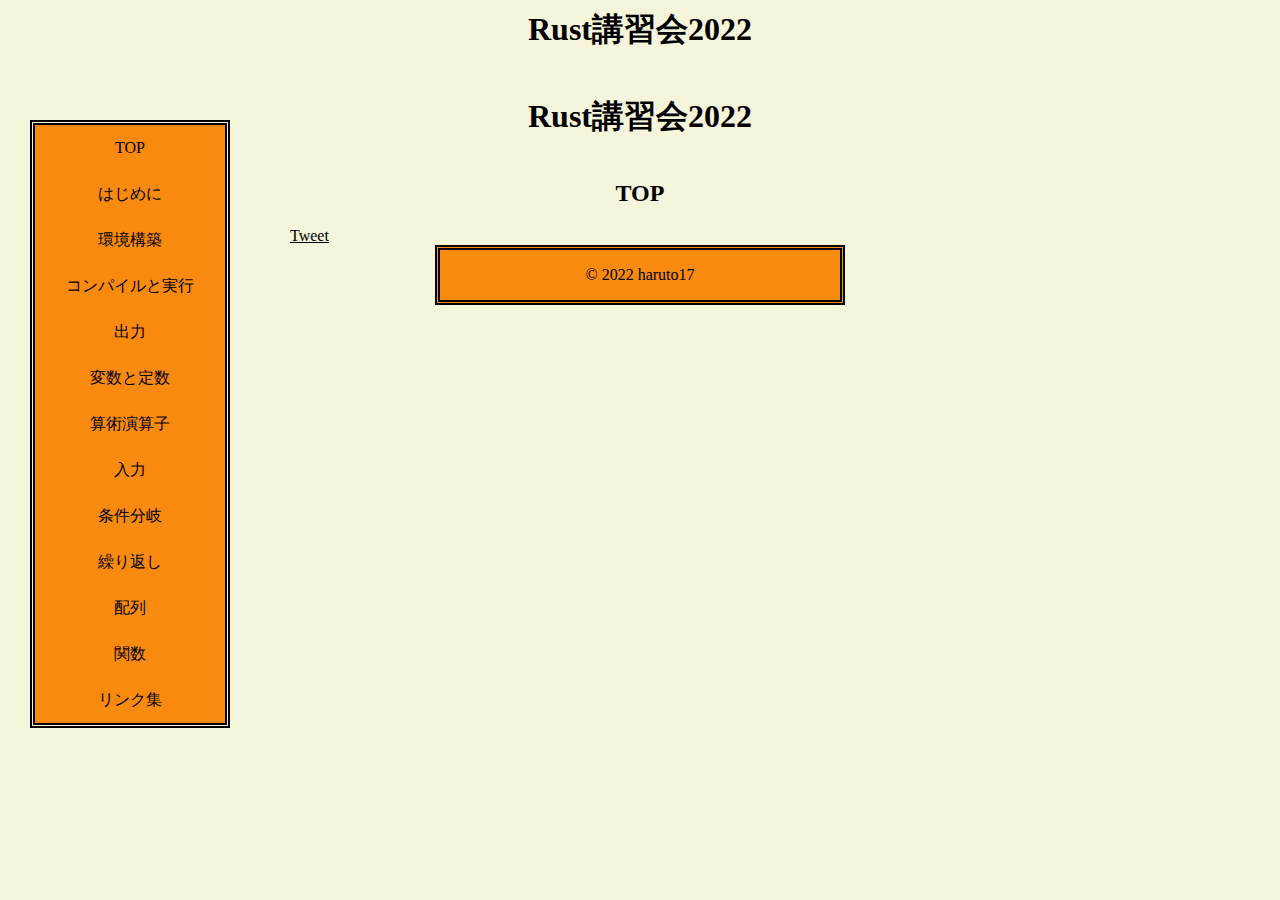
<file: docs/index.html>
<!-- index -->

<html lang="ja">
    <head>
        <meta charset="UTF-8">
        <link rel="stylesheet" href="style.css">
        <title>Rust講習会2022 -TOP-</title>
    </head>
    <body>
        <h1 align="center">Rust講習会2022</h1>
        <nav>
            <div class="nav-container">
                <div class="nav-button">
                    <div class="nav">
                        <ul class="nav-list">
                            <li>
                                <a href="../index.html" style="text-decoration: none;">TOP</a>
                            </li>
                            <li>
                                <a href="../Page_1/page_1.html">はじめに</a>
                            </li>
                            <li>
                                <a href="../Page_2/page_2.html">環境構築</a>
                            </li>
                            <li>
                                <a href="../Page_3/page_3.html">コンパイルと実行</a>
                            </li>
                            <li>
                                <a href="../Page_4/page_4.html">出力</a>
                            </li>
                            <li>
                                <a href="../Page_5/page_5.html">変数と定数</a>
                            </li>
                            <li>
                                <a href="../Page_6/page_6.html">算術演算子</a>
                            </li>
                            <li>
                                <a href="../Page_7/page_7.html">入力</a>
                            </li>
                            <li>
                                <a href="../Page_8/page_8.html">条件分岐</a>
                            </li>
                            <li>
                                <a href="../Page_9/page_9.html">繰り返し</a>
                            </li>
                            <li>
                                <a href="../Page_10/page_10.html">配列</a>
                            </li>
                            <li>
                                <a href="../Page_11/page_11.html">関数</a>
                            </li>
                            <li>
                                <a href="../Page_12/page_12.html">リンク集</a>
                            </li>
                        </ul>
                    </div>
                </div>
            </div>
        </nav>
        <div class="container">
            <h1 align="center">Rust講習会2022</h1>
            <h2 align="center">TOP</h2>
            <main>
                <a href="https://twitter.com/share?ref_src=twsrc%5Etfw" class="twitter-share-button" data-show-count="false">Tweet</a>
                <script async src="https://platform.twitter.com/widgets.js" charset="utf-8"></script>
            </main>
        </div>
        <footer>
            <div class="footer">
                <p>© 2022 haruto17</p>
            </div>
        </footer>
    </body>
</html>
</file>
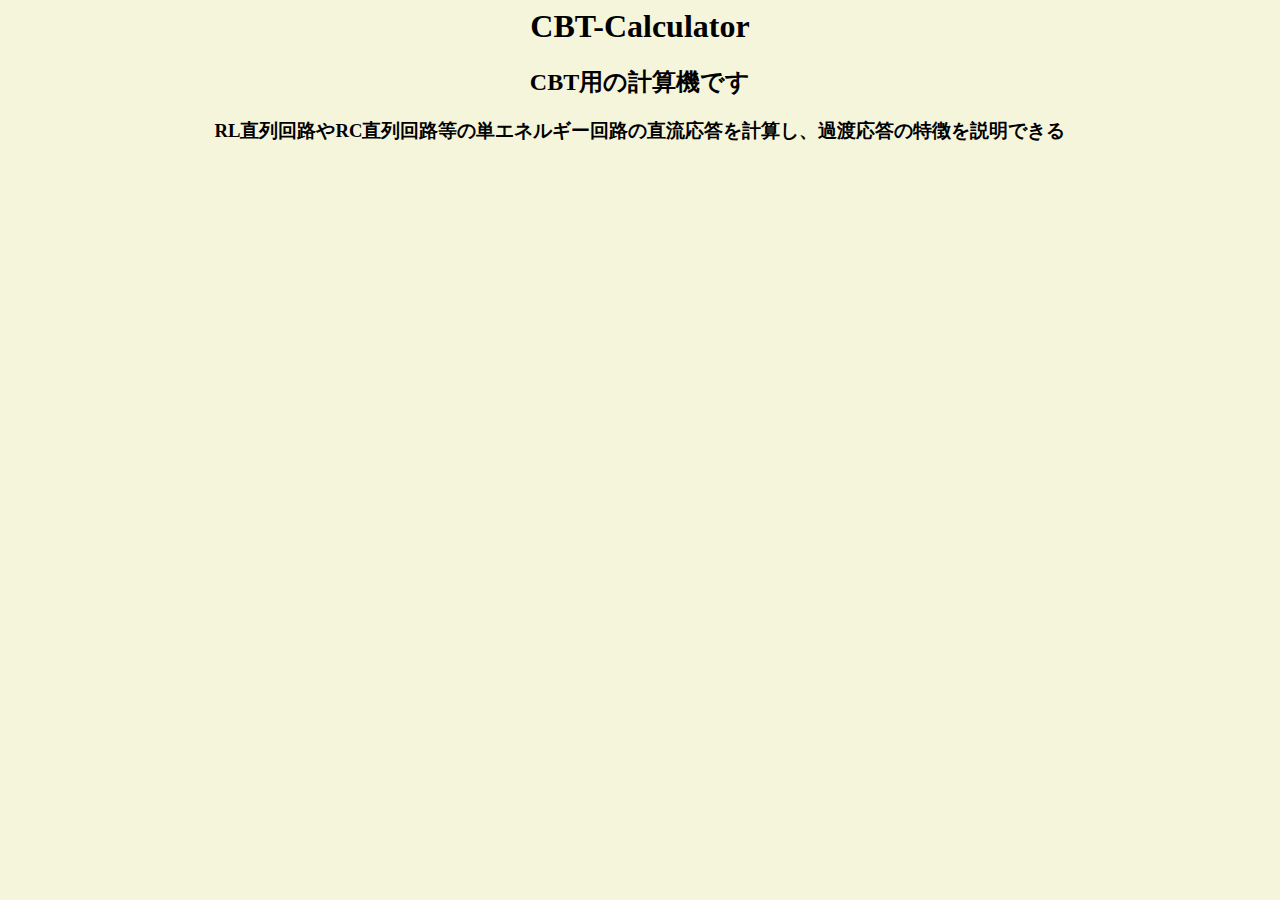
<file: docs/home.html>
<html>
    <head>
        <meta charset="UTF-8">
        <link rel="stylesheet" href="style.css">
        <title>CBT-Calculator</title>
    </head>

    <body>
        <h1 align="center">CBT-Calculator</h1>
        <h2 align="center">CBT用の計算機です</h2>

        <h3 align="center">
            <a href="Page_1/page_1.html" style="text-decoration: none;" align="center">RL直列回路やRC直列回路等の単エネルギー回路の直流応答を計算し、過渡応答の特徴を説明できる</a>
        </h3>
        
    </body>
</html>
</file>
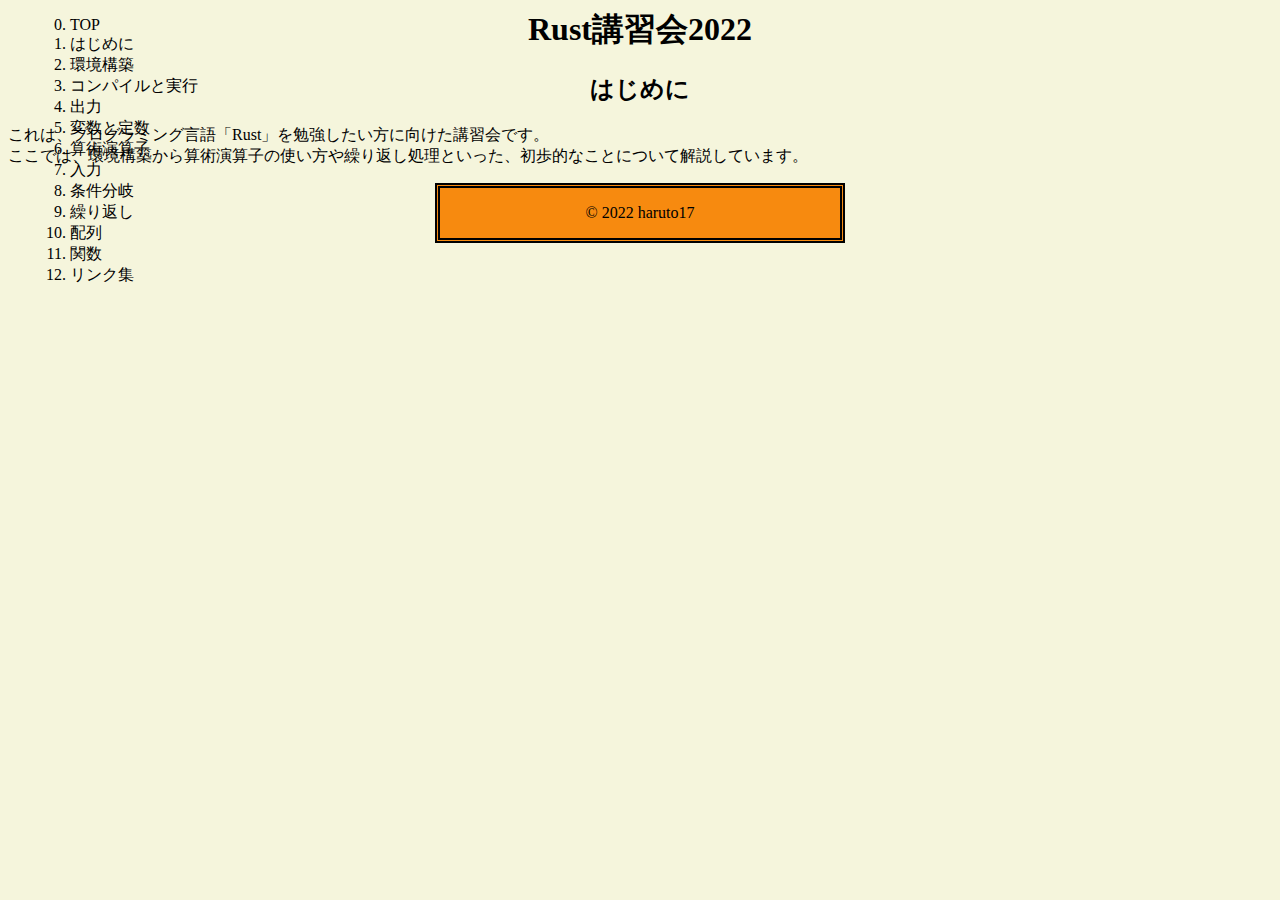
<file: docs/Page_1/page_1.html>
<!-- はじめに -->

<html lang="ja">
    <head>
        <meta http-equiv="CONTENT-TYPE" content="text/html"; charset="UTF-8" />
        <link rel="stylesheet" href="../style.css">
        <title>Rust講習会2022 -はじめに-</title>
    </head>

    <body>

        <nav>
            <div class="nav-container">
                <ol start="0">
                    <li>
                        <a href="../index.html" style="text-decoration: none;">TOP</a>
                    </li>
                    <li>
                        <a href="../Page_1/page_1.html" style="text-decoration: none;" >はじめに</a>
                    </li>
                    <li>
                        <a href="../Page_2/page_2.html" style="text-decoration: none;">環境構築</a>
                    </li>
                    <li>
                        <a href="../Page_3/page_3.html" style="text-decoration: none;" >コンパイルと実行</a>
                    </li>
                    <li>
                        <a href="../Page_4/page_4.html" style="text-decoration: none;" >出力</a>
                    </li>
                    <li>
                        <a href="../Page_5/page_5.html" style="text-decoration: none;" >変数と定数</a>
                    </li>
                    <li>
                        <a href="../Page_6/page_6.html" style="text-decoration: none;" >算術演算子</a>
                    </li>
                    <li>
                        <a href="../Page_7/page_7.html" style="text-decoration: none;" >入力</a>
                    </li>
                    <li>
                        <a href="../Page_8/page_8.html" style="text-decoration: none;" >条件分岐</a>
                    </li>
                    <li>
                        <a href="../Page_9/page_9.html" style="text-decoration: none;" >繰り返し</a>
                    </li>
                    <li>
                        <a href="../Page_10/page_10.html" style="text-decoration: none;" >配列</a>
                    </li>
                    <li>
                        <a href="../Page_11/page_11.html" style="text-decoration: none;" >関数</a>
                    </li>
                    <li>
                        <a href="../Page_12/page_12.html" style="text-decoration: none;" >リンク集</a>
                    </li>
                </ol>
            </div>
        </nav>

        <h1 align="center">Rust講習会2022</h1>
        <h2 align="center">はじめに</h2>
        <p>これは、プログラミング言語「Rust」を勉強したい方に向けた講習会です。
            <br>ここでは、環境構築から算術演算子の使い方や繰り返し処理といった、初歩的なことについて解説しています。
        </p>
        
        <footer>
            <div class="footer">
                <p>© 2022 haruto17</p>
            </div>
        </footer>
    </body>
</html>
</file>
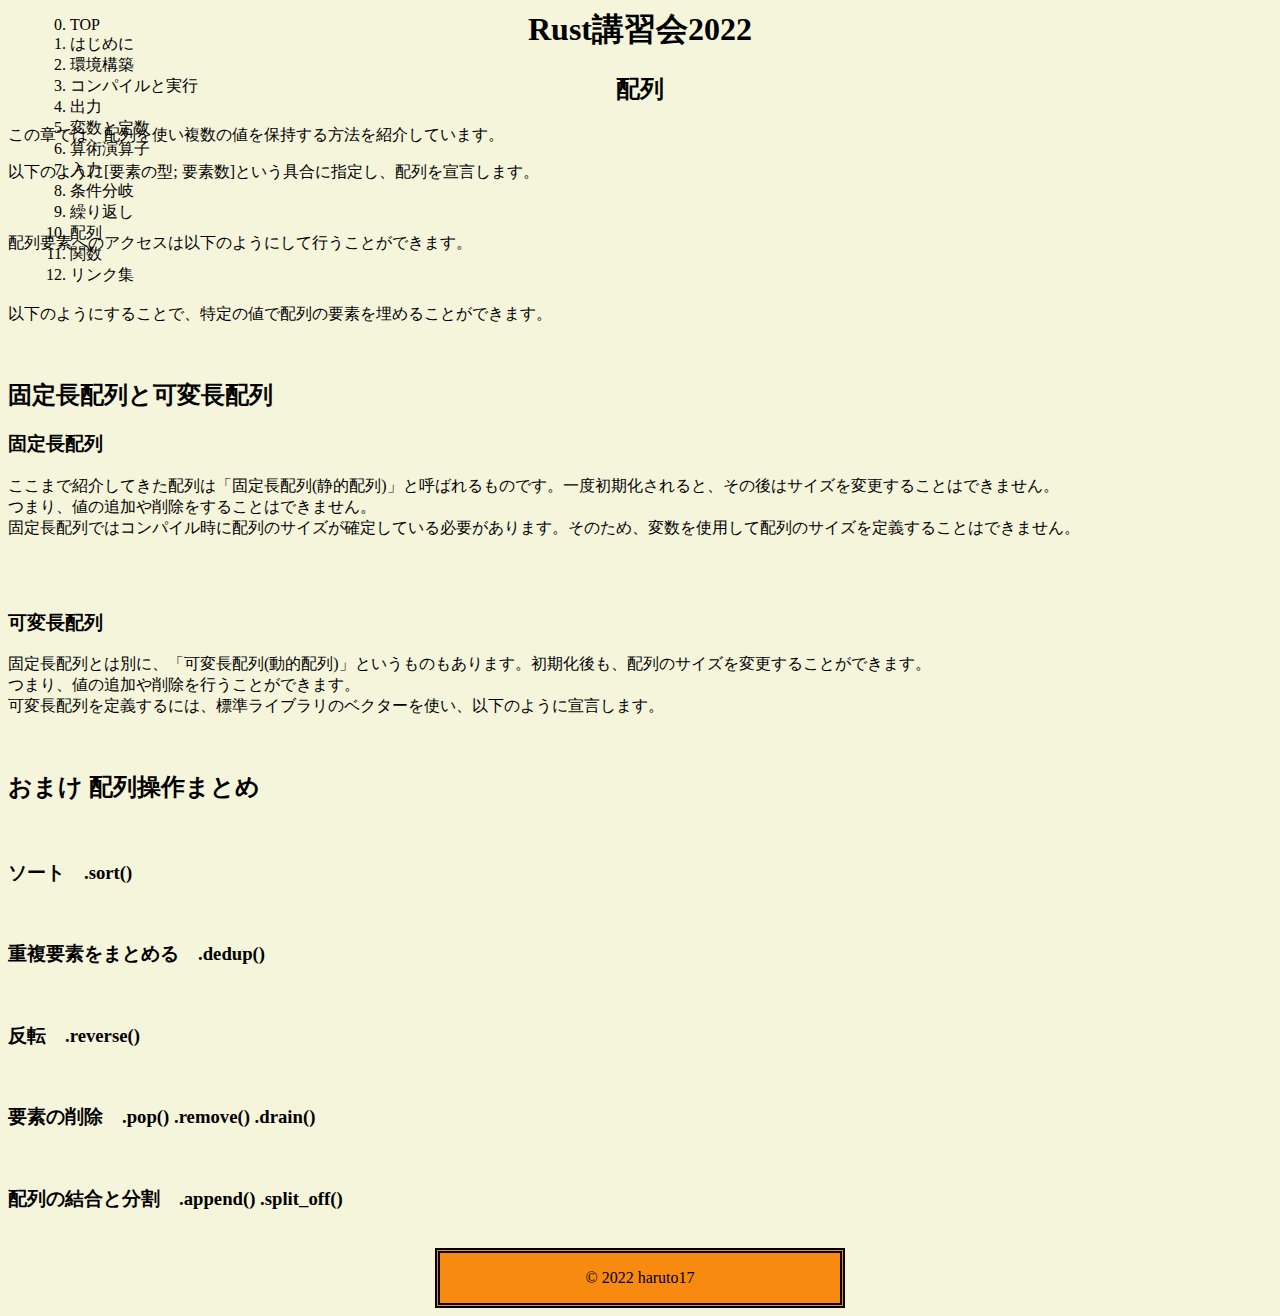
<file: docs/Page_10/page_10.html>
<!-- 配列 -->

<html lang="ja">
    <head>
        <meta http-equiv="CONTENT-TYPE" content="text/html"; charset="UTF-8" />
        <link rel="stylesheet" href="../style.css">
        <title>Rust講習会2022 -配列-</title>
    </head>

    <body>

        <nav>
            <div class="nav-container">
                <ol start="0">
                    <li>
                        <a href="../index.html" style="text-decoration: none;">TOP</a>
                    </li>
                    <li>
                        <a href="../Page_1/page_1.html" style="text-decoration: none;" >はじめに</a>
                    </li>
                    <li>
                        <a href="../Page_2/page_2.html" style="text-decoration: none;">環境構築</a>
                    </li>
                    <li>
                        <a href="../Page_3/page_3.html" style="text-decoration: none;" >コンパイルと実行</a>
                    </li>
                    <li>
                        <a href="../Page_4/page_4.html" style="text-decoration: none;" >出力</a>
                    </li>
                    <li>
                        <a href="../Page_5/page_5.html" style="text-decoration: none;" >変数と定数</a>
                    </li>
                    <li>
                        <a href="../Page_6/page_6.html" style="text-decoration: none;" >算術演算子</a>
                    </li>
                    <li>
                        <a href="../Page_7/page_7.html" style="text-decoration: none;" >入力</a>
                    </li>
                    <li>
                        <a href="../Page_8/page_8.html" style="text-decoration: none;" >条件分岐</a>
                    </li>
                    <li>
                        <a href="../Page_9/page_9.html" style="text-decoration: none;" >繰り返し</a>
                    </li>
                    <li>
                        <a href="../Page_10/page_10.html" style="text-decoration: none;" >配列</a>
                    </li>
                    <li>
                        <a href="../Page_11/page_11.html" style="text-decoration: none;" >関数</a>
                    </li>
                    <li>
                        <a href="../Page_12/page_12.html" style="text-decoration: none;" >リンク集</a>
                    </li>
                </ol>
            </div>
        </nav>

        <h1 align="center">Rust講習会2022</h1>
        <h2 align="center">配列</h2>
        <p>この章では、配列を使い複数の値を保持する方法を紹介しています。</p>

        <p>以下のように[要素の型; 要素数]という具合に指定し、配列を宣言します。</p>
        <script src="https://gist.github.com/haruto17/34372188519518a8a85d63aba2c0c278.js"></script><br>

        <p>配列要素へのアクセスは以下のようにして行うことができます。</p>
        <script src="https://gist.github.com/haruto17/d3a77bda60083623ce8bf20fda57ceb6.js"></script><br>

        <p>以下のようにすることで、特定の値で配列の要素を埋めることができます。</p>
        <script src="https://gist.github.com/haruto17/0bb50cc2f28523166848c3d6745fd6d8.js"></script><br>

        <h2>固定長配列と可変長配列</h2>
        <h3>固定長配列</h3>
        <p>ここまで紹介してきた配列は「固定長配列(静的配列)」と呼ばれるものです。一度初期化されると、その後はサイズを変更することはできません。
            <br>つまり、値の追加や削除をすることはできません。
            <br>固定長配列ではコンパイル時に配列のサイズが確定している必要があります。そのため、変数を使用して配列のサイズを定義することはできません。
        </p><br>
        <script src="https://gist.github.com/haruto17/cd8e97b68b4fdf02a5079ded5da72773.js"></script><br>

        <h3>可変長配列</h3>
        <p>固定長配列とは別に、「可変長配列(動的配列)」というものもあります。初期化後も、配列のサイズを変更することができます。
            <br>つまり、値の追加や削除を行うことができます。
            <br>可変長配列を定義するには、標準ライブラリのベクターを使い、以下のように宣言します。
        </p>
        <script src="https://gist.github.com/haruto17/ff3ad370542285d8e32cfe2f15b91574.js"></script><br>

        <h2>おまけ 配列操作まとめ</h2><br>
        <h3>ソート　.sort()</h3>
        <script src="https://gist.github.com/haruto17/42ae630fc145b481e7f11366663c9676.js"></script><br>

        <h3>重複要素をまとめる　.dedup()</h3>
        <script src="https://gist.github.com/haruto17/7350bceba06d2d4c5a0d5bc2dfe48161.js"></script><br>

        <h3>反転　.reverse()</h3>
        <script src="https://gist.github.com/haruto17/7673363570322413a9c93de5fe63860e.js"></script><br>

        <h3>要素の削除　.pop() .remove() .drain()</h3>
        <script src="https://gist.github.com/haruto17/147dc5ff7a9f6e871caa05696f5a1012.js"></script><br>

        <h3>配列の結合と分割　.append() .split_off()</h3>
        <script src="https://gist.github.com/haruto17/31850d9860324aaf4fe2e9a9bbf2ad00.js"></script><br>

        <footer>
            <div class="footer">
                <p>© 2022 haruto17</p>
            </div>
        </footer>
    </body>
</html>
</file>
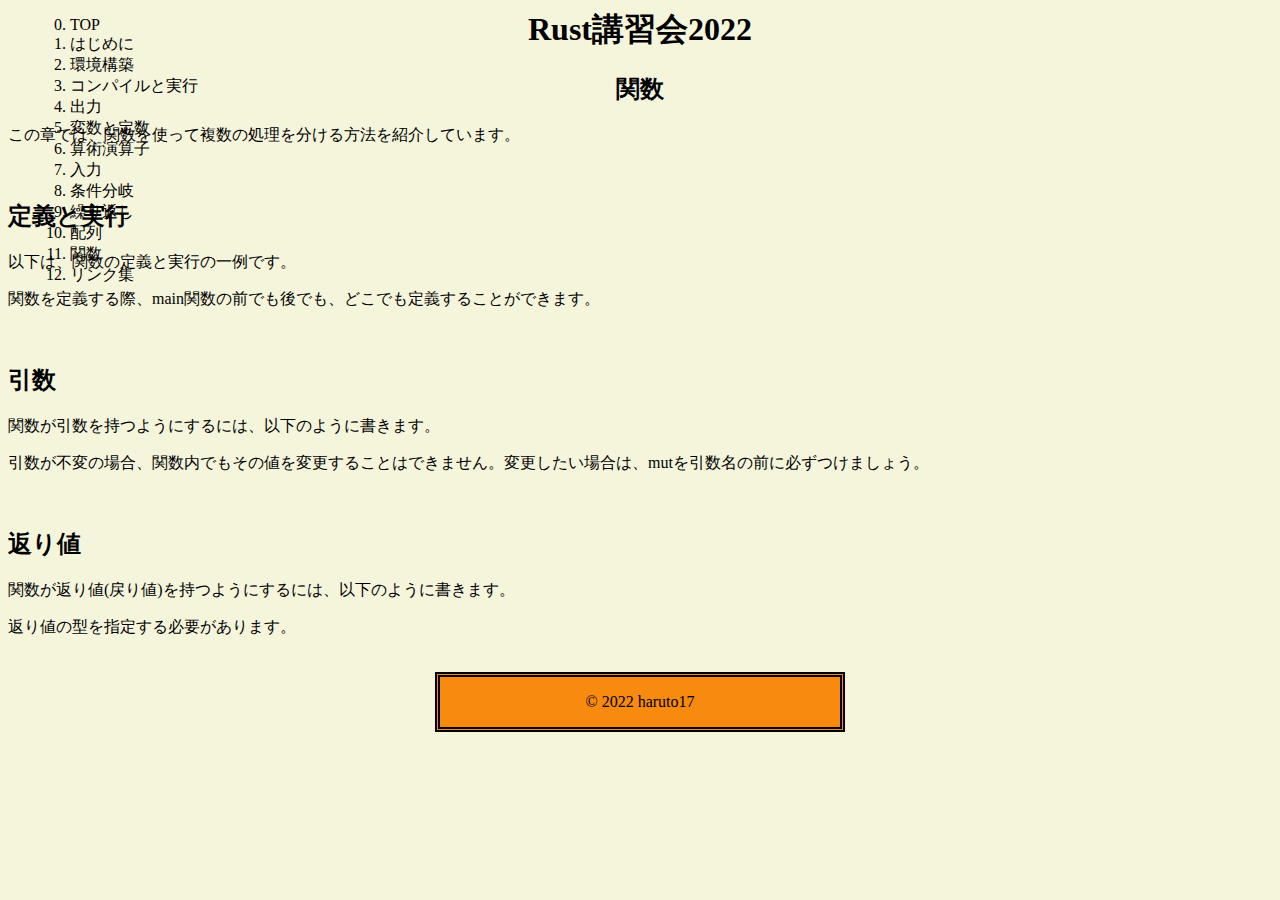
<file: docs/Page_11/page_11.html>
<!-- 関数 -->

<html lang="ja">
    <head>
        <meta http-equiv="CONTENT-TYPE" content="text/html"; charset="UTF-8" />
        <link rel="stylesheet" href="../style.css">
        <title>Rust講習会2022 -関数-</title>
    </head>

    <body>

        <nav>
            <div class="nav-container">
                <ol start="0">
                    <li>
                        <a href="../index.html" style="text-decoration: none;">TOP</a>
                    </li>
                    <li>
                        <a href="../Page_1/page_1.html" style="text-decoration: none;" >はじめに</a>
                    </li>
                    <li>
                        <a href="../Page_2/page_2.html" style="text-decoration: none;">環境構築</a>
                    </li>
                    <li>
                        <a href="../Page_3/page_3.html" style="text-decoration: none;" >コンパイルと実行</a>
                    </li>
                    <li>
                        <a href="../Page_4/page_4.html" style="text-decoration: none;" >出力</a>
                    </li>
                    <li>
                        <a href="../Page_5/page_5.html" style="text-decoration: none;" >変数と定数</a>
                    </li>
                    <li>
                        <a href="../Page_6/page_6.html" style="text-decoration: none;" >算術演算子</a>
                    </li>
                    <li>
                        <a href="../Page_7/page_7.html" style="text-decoration: none;" >入力</a>
                    </li>
                    <li>
                        <a href="../Page_8/page_8.html" style="text-decoration: none;" >条件分岐</a>
                    </li>
                    <li>
                        <a href="../Page_9/page_9.html" style="text-decoration: none;" >繰り返し</a>
                    </li>
                    <li>
                        <a href="../Page_10/page_10.html" style="text-decoration: none;" >配列</a>
                    </li>
                    <li>
                        <a href="../Page_11/page_11.html" style="text-decoration: none;" >関数</a>
                    </li>
                    <li>
                        <a href="../Page_12/page_12.html" style="text-decoration: none;" >リンク集</a>
                    </li>
                </ol>
            </div>
        </nav>

        <h1 align="center">Rust講習会2022</h1>
        <h2 align="center">関数</h2>
        <p>この章では、関数を使って複数の処理を分ける方法を紹介しています。</p><br>

        <h2>定義と実行</h2>
        <p>以下は、関数の定義と実行の一例です。</p>
        <script src="https://gist.github.com/haruto17/fbbb0b0d6aad0f5fe31f82589e42c68b.js"></script>
        <p>関数を定義する際、main関数の前でも後でも、どこでも定義することができます。</p><br>

        <h2>引数</h2>
        <p>関数が引数を持つようにするには、以下のように書きます。</p>
        <script src="https://gist.github.com/haruto17/1c4a2a4799333c39f299182f598300cb.js"></script>
        <p>引数が不変の場合、関数内でもその値を変更することはできません。変更したい場合は、mutを引数名の前に必ずつけましょう。
        </p><br>

        <h2>返り値</h2>
        <p>関数が返り値(戻り値)を持つようにするには、以下のように書きます。</p>
        <script src="https://gist.github.com/haruto17/879725cd09e202aba8987f8bf1681e1f.js"></script>
        <p>返り値の型を指定する必要があります。</p><br>
        
        <footer>
            <div class="footer">
                <p>© 2022 haruto17</p>
            </div>
        </footer>
    </body>
</html>
</file>
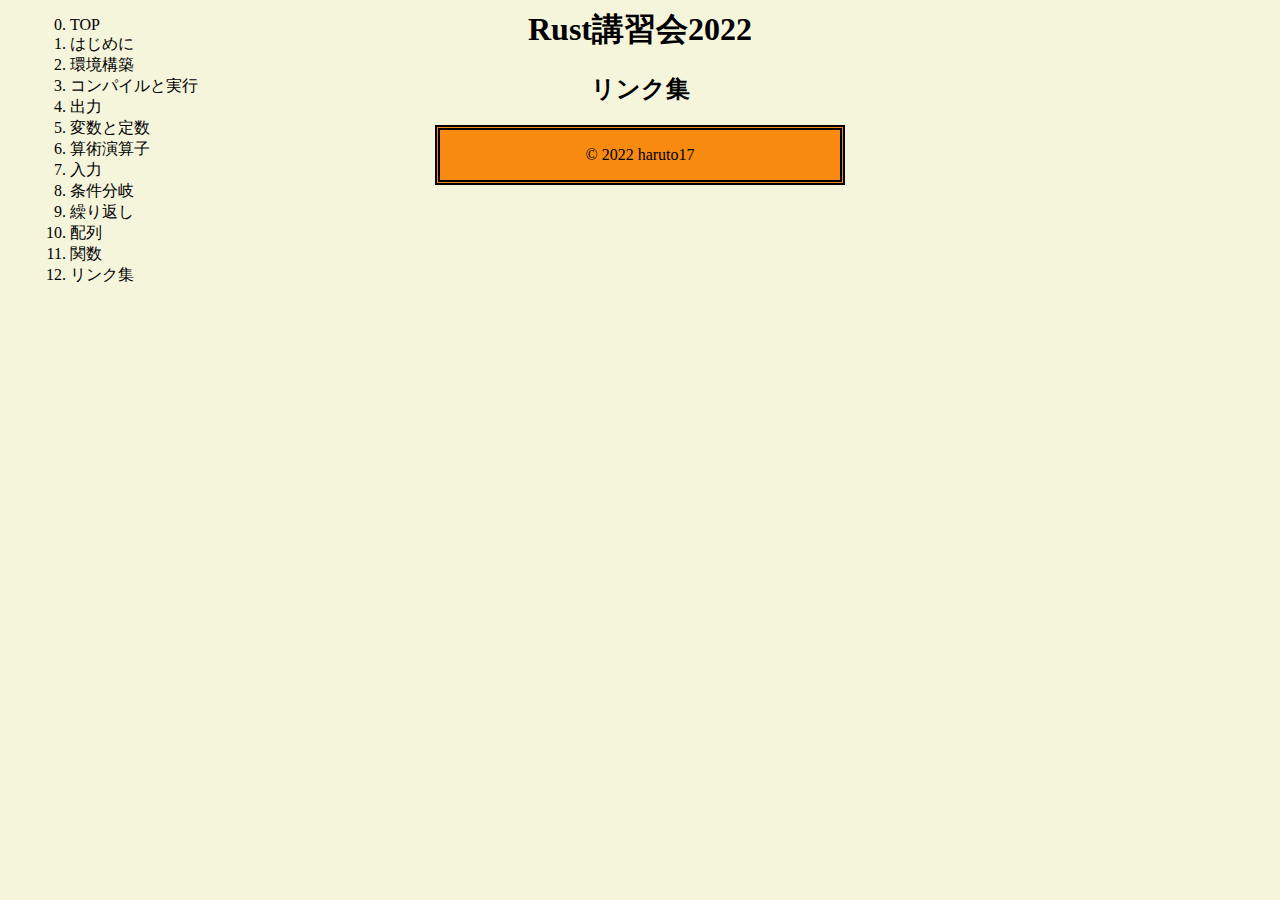
<file: docs/Page_12/page_12.html>
<!-- リンク集 -->

<html lang="ja">
    <head>
        <meta http-equiv="CONTENT-TYPE" content="text/html"; charset="UTF-8" />
        <link rel="stylesheet" href="../style.css">
        <title>Rust講習会2022 -リンク集-</title>
    </head>

    <body>

        <nav>
            <div class="nav-container">
                <ol start="0">
                    <li>
                        <a href="../index.html" style="text-decoration: none;">TOP</a>
                    </li>
                    <li>
                        <a href="../Page_1/page_1.html" style="text-decoration: none;" >はじめに</a>
                    </li>
                    <li>
                        <a href="../Page_2/page_2.html" style="text-decoration: none;">環境構築</a>
                    </li>
                    <li>
                        <a href="../Page_3/page_3.html" style="text-decoration: none;" >コンパイルと実行</a>
                    </li>
                    <li>
                        <a href="../Page_4/page_4.html" style="text-decoration: none;" >出力</a>
                    </li>
                    <li>
                        <a href="../Page_5/page_5.html" style="text-decoration: none;" >変数と定数</a>
                    </li>
                    <li>
                        <a href="../Page_6/page_6.html" style="text-decoration: none;" >算術演算子</a>
                    </li>
                    <li>
                        <a href="../Page_7/page_7.html" style="text-decoration: none;" >入力</a>
                    </li>
                    <li>
                        <a href="../Page_8/page_8.html" style="text-decoration: none;" >条件分岐</a>
                    </li>
                    <li>
                        <a href="../Page_9/page_9.html" style="text-decoration: none;" >繰り返し</a>
                    </li>
                    <li>
                        <a href="../Page_10/page_10.html" style="text-decoration: none;" >配列</a>
                    </li>
                    <li>
                        <a href="../Page_11/page_11.html" style="text-decoration: none;" >関数</a>
                    </li>
                    <li>
                        <a href="../Page_12/page_12.html" style="text-decoration: none;" >リンク集</a>
                    </li>
                </ol>
            </div>
        </nav>

        <h1 align="center">Rust講習会2022</h1>
        <h2 align="center">リンク集</h2>

        <footer>
            <div class="footer">
                <p>© 2022 haruto17</p>
            </div>
        </footer>
    </body>
</html>
</file>
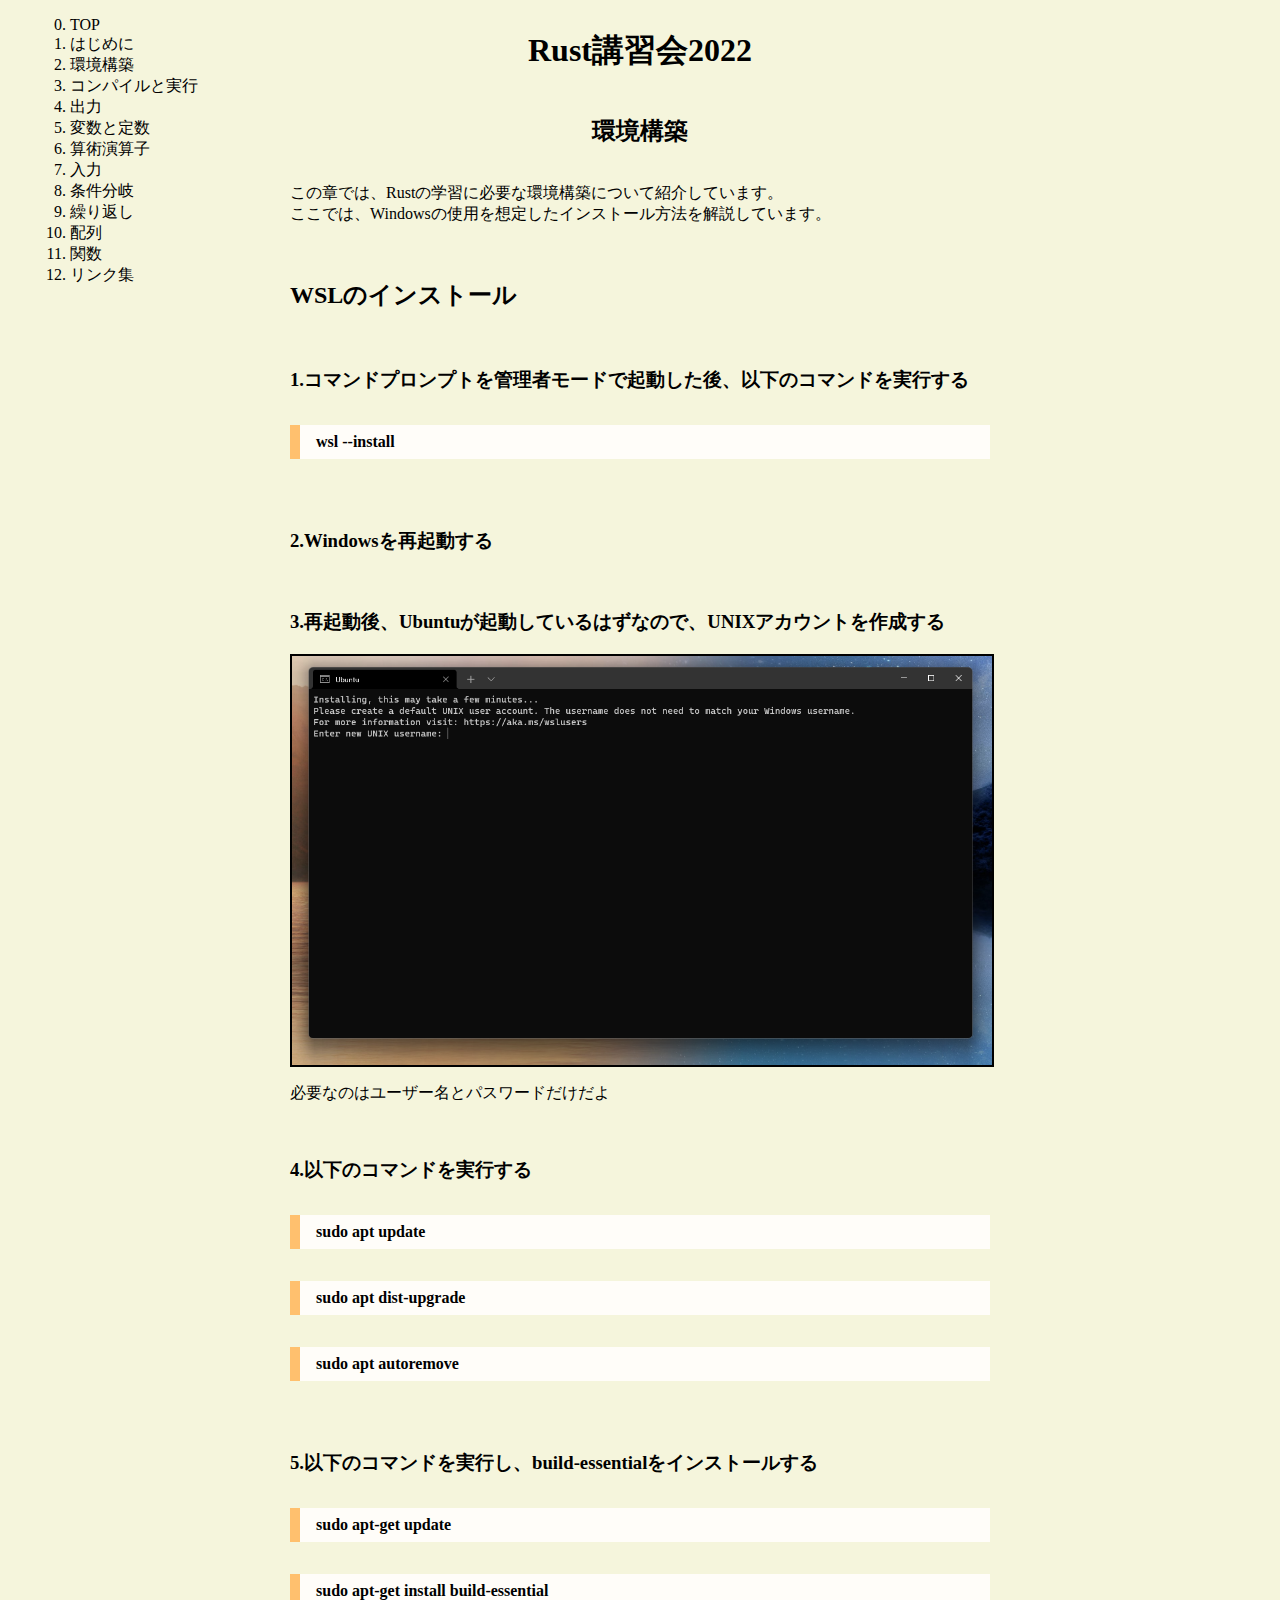
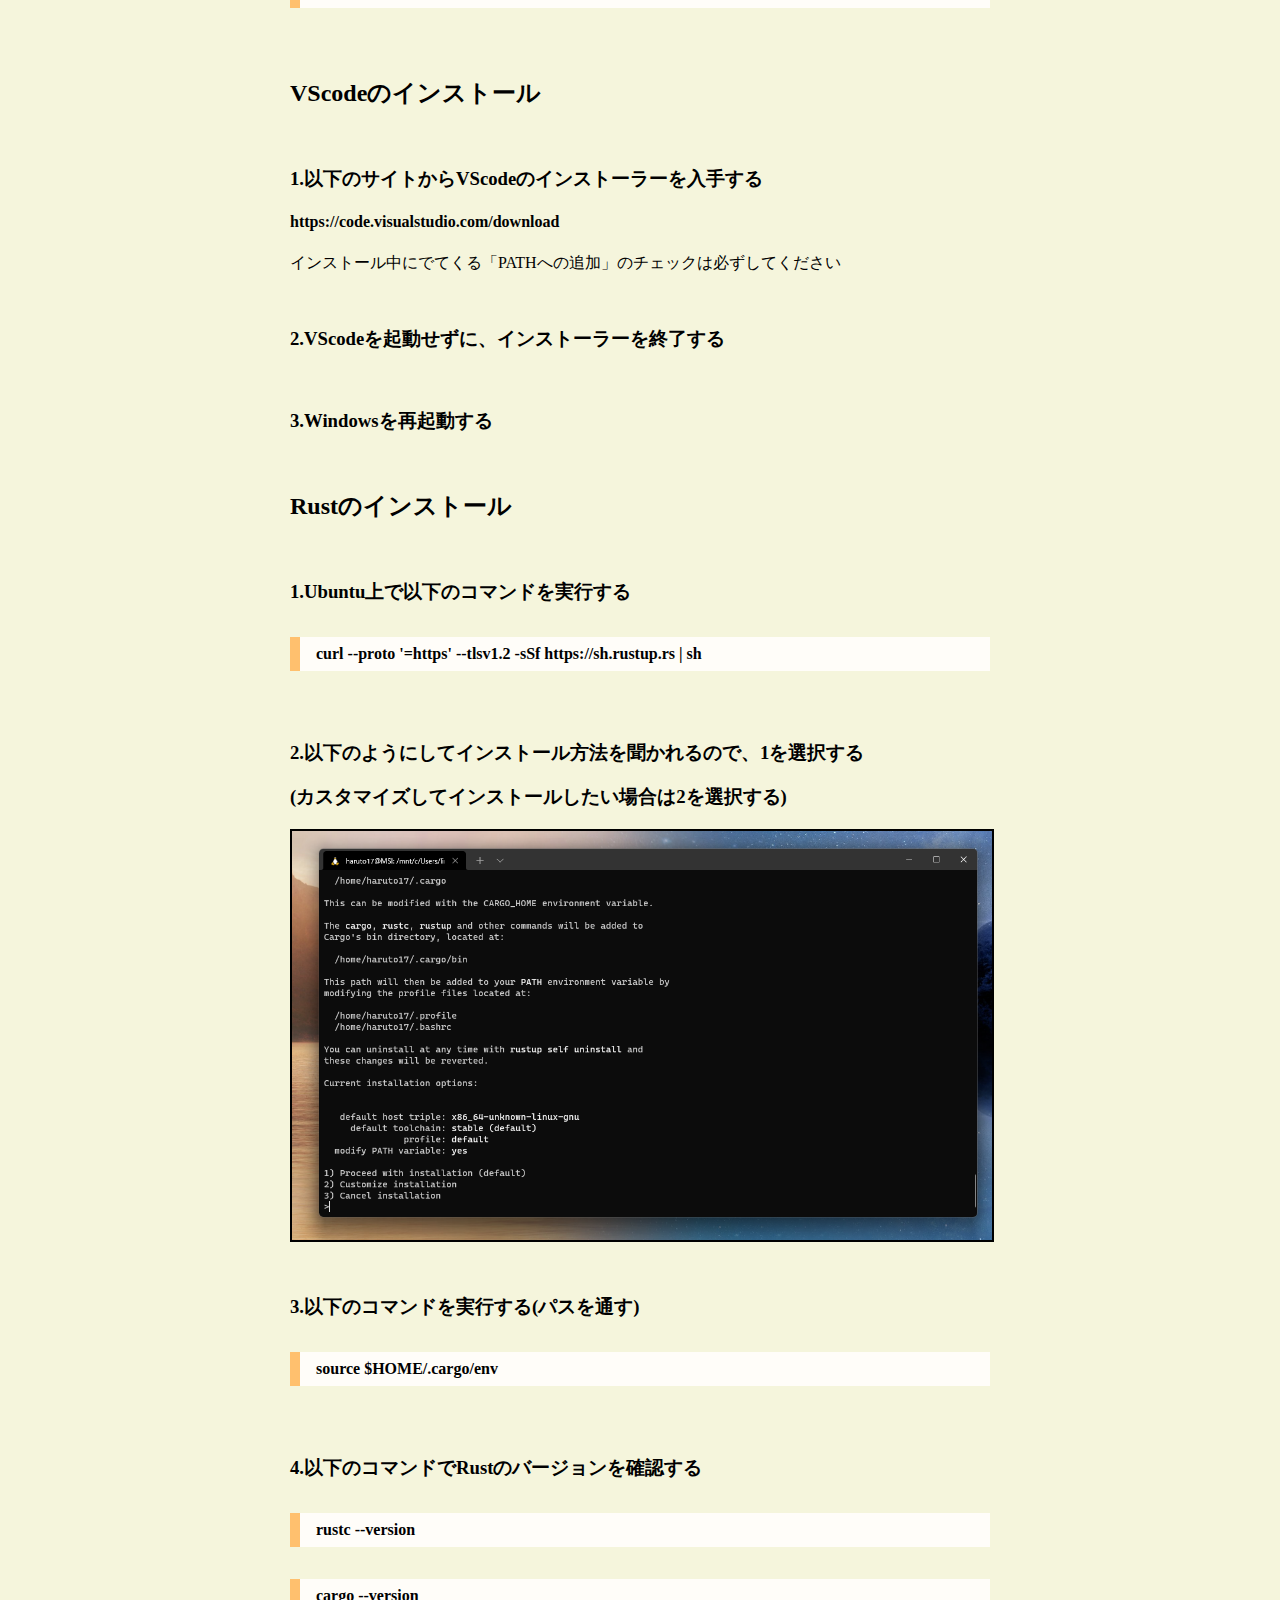
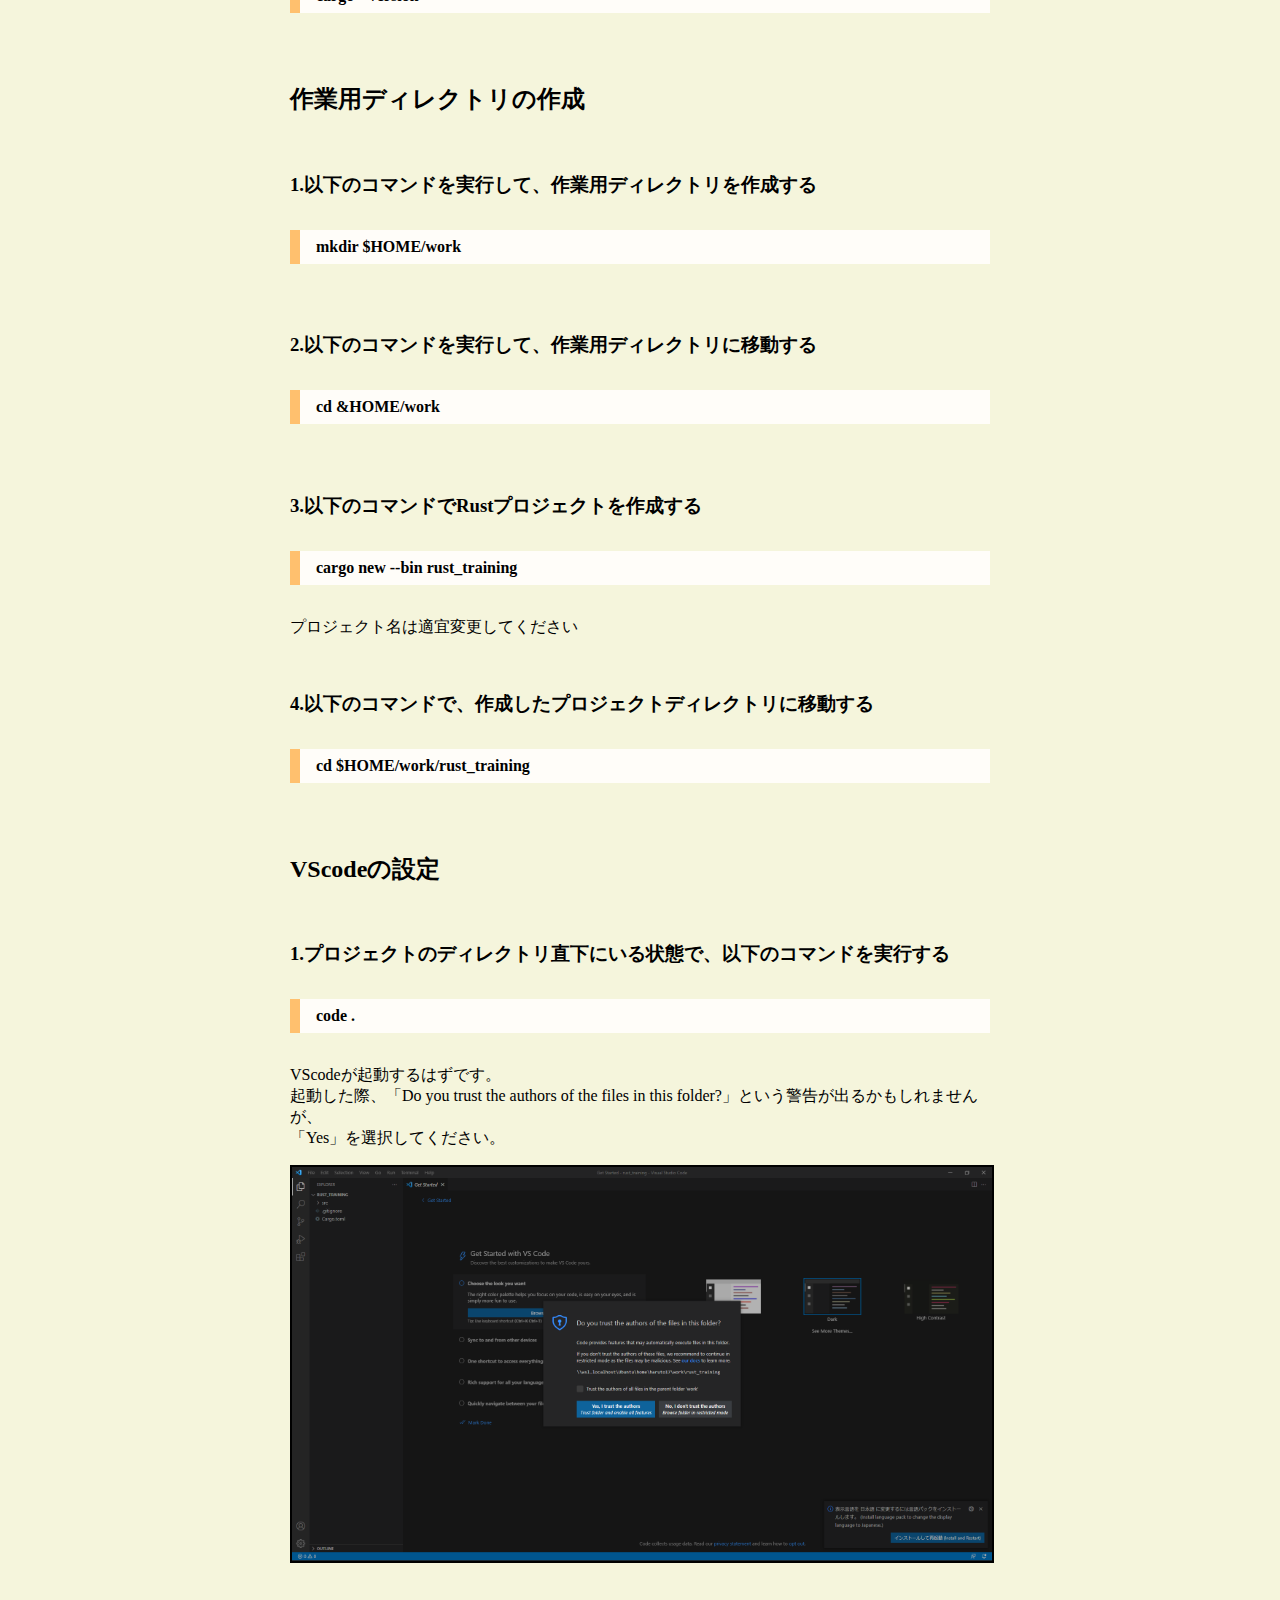
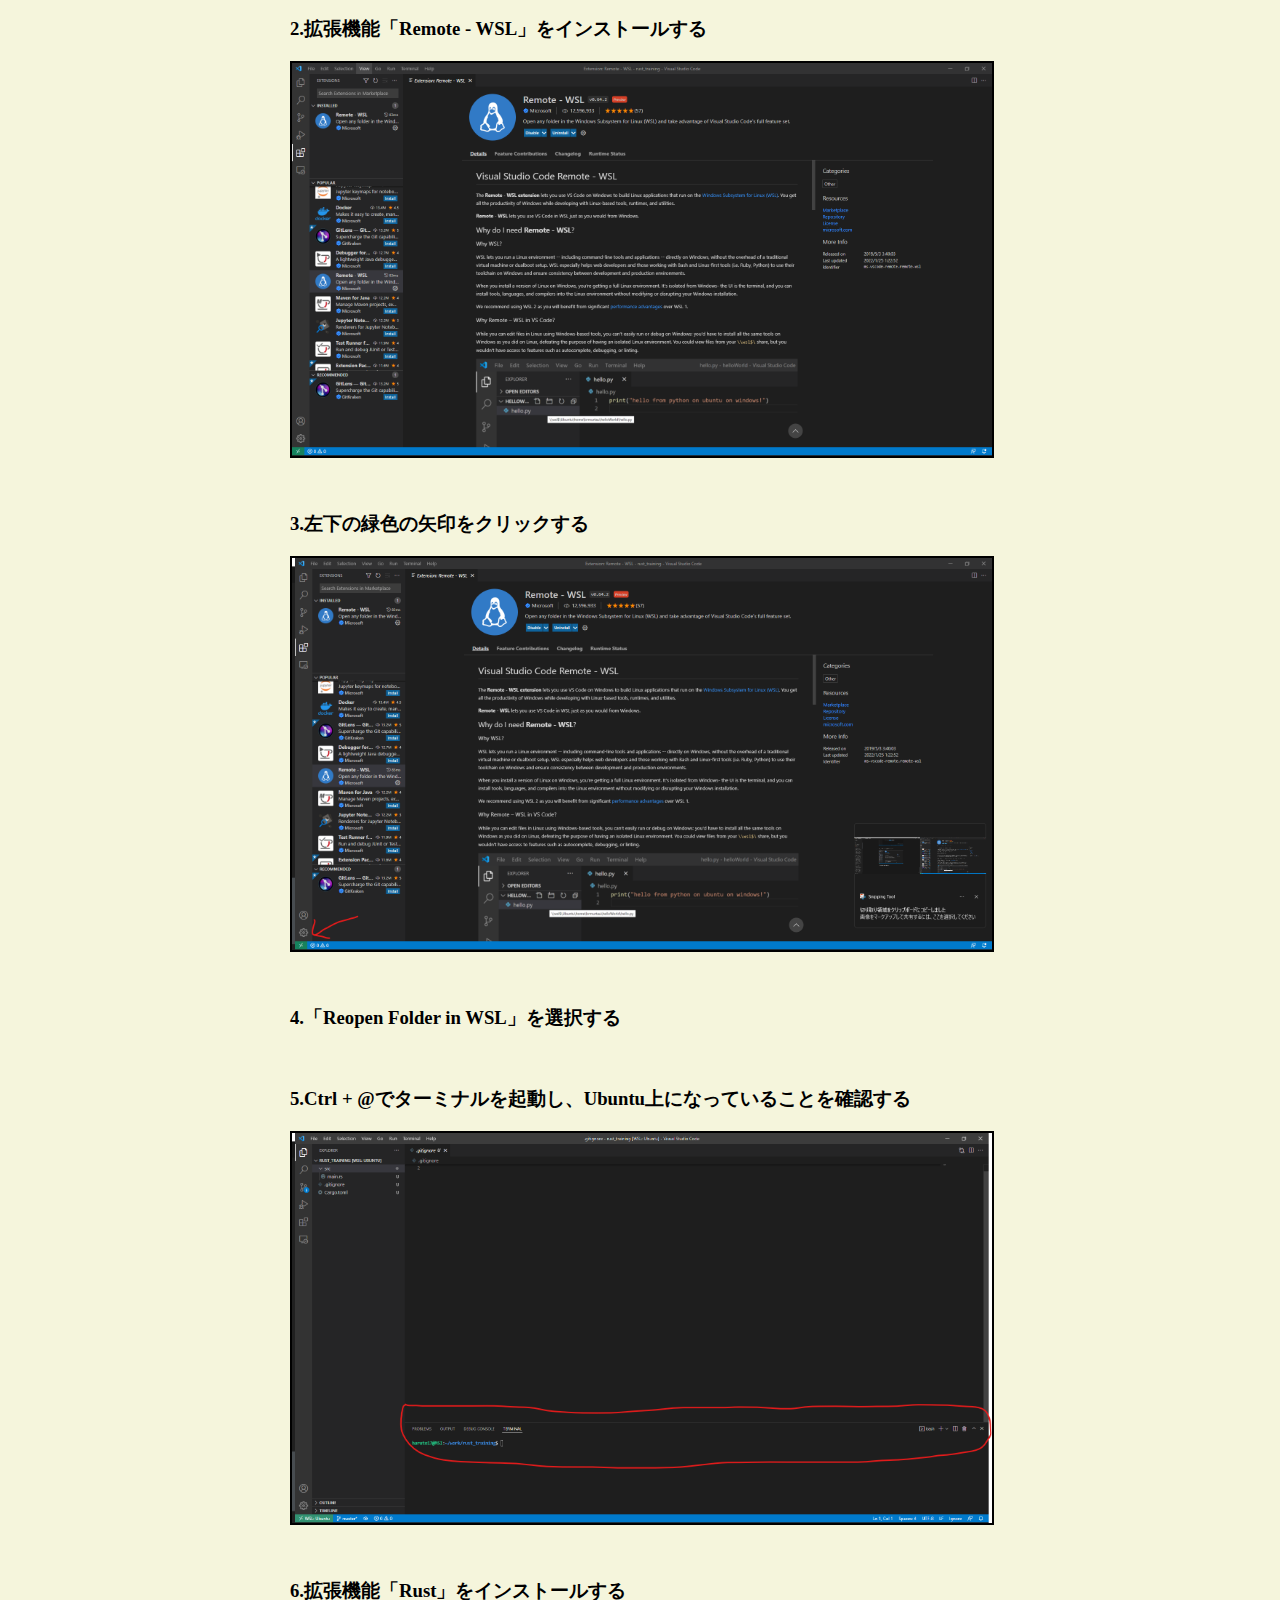
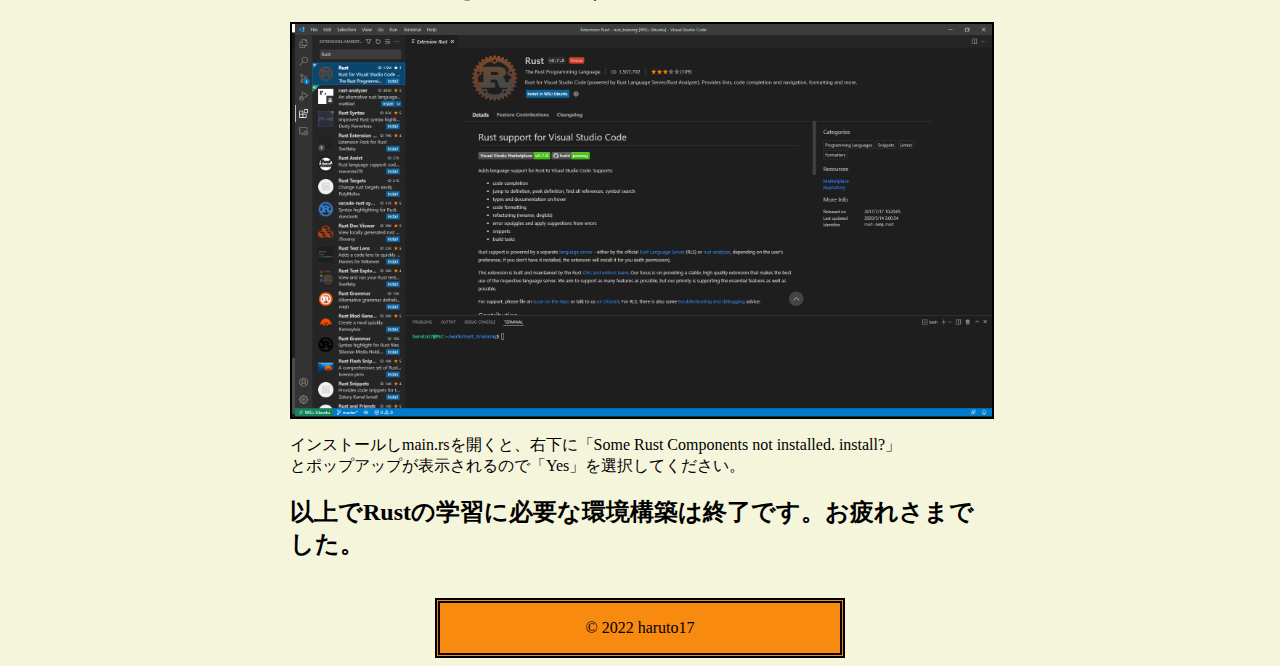
<file: docs/Page_2/page_2.html>
<!-- 環境構築 -->

<html lang="ja">
    <head>
        <meta http-equiv="CONTENT-TYPE" content="text/html"; charset="UTF-8" />
        <link rel="stylesheet" href="../style.css">
        <title>Rust講習会2022 -環境構築-</title>
    </head>
    <body>
        <nav>
            <div class="nav-container">
                <ol start="0">
                    <li>
                        <a href="../index.html" style="text-decoration: none;">TOP</a>
                    </li>
                    <li>
                        <a href="../Page_1/page_1.html" style="text-decoration: none;" >はじめに</a>
                    </li>
                    <li>
                        <a href="../Page_2/page_2.html" style="text-decoration: none;">環境構築</a>
                    </li>
                    <li>
                        <a href="../Page_3/page_3.html" style="text-decoration: none;" >コンパイルと実行</a>
                    </li>
                    <li>
                        <a href="../Page_4/page_4.html" style="text-decoration: none;" >出力</a>
                    </li>
                    <li>
                        <a href="../Page_5/page_5.html" style="text-decoration: none;" >変数と定数</a>
                    </li>
                    <li>
                        <a href="../Page_6/page_6.html" style="text-decoration: none;" >算術演算子</a>
                    </li>
                    <li>
                        <a href="../Page_7/page_7.html" style="text-decoration: none;" >入力</a>
                    </li>
                    <li>
                        <a href="../Page_8/page_8.html" style="text-decoration: none;" >条件分岐</a>
                    </li>
                    <li>
                        <a href="../Page_9/page_9.html" style="text-decoration: none;" >繰り返し</a>
                    </li>
                    <li>
                        <a href="../Page_10/page_10.html" style="text-decoration: none;" >配列</a>
                    </li>
                    <li>
                        <a href="../Page_11/page_11.html" style="text-decoration: none;" >関数</a>
                    </li>
                    <li>
                        <a href="../Page_12/page_12.html" style="text-decoration: none;" >リンク集</a>
                    </li>
                </ol>
            </div>
        </nav>
        <div class="container">
            <h1 align="center">Rust講習会2022</h1>
            <h2 align="center">環境構築</h2>
            <main>
                <p>
                    この章では、Rustの学習に必要な環境構築について紹介しています。
                    <br>ここでは、Windowsの使用を想定したインストール方法を解説しています。
                </p><br>
                <h2>WSLのインストール</h2><br>
                <h3>1.コマンドプロンプトを管理者モードで起動した後、以下のコマンドを実行する</h3>
                <h4 class="box">wsl --install</h4><br>
                <h3>2.Windowsを再起動する</h3><br>
                <h3>3.再起動後、Ubuntuが起動しているはずなので、UNIXアカウントを作成する</h3>
                <p><img src="page_2_0.png" alt="Ubuntu home"></p>
                <p>必要なのはユーザー名とパスワードだけだよ</p><br>
                <h3>4.以下のコマンドを実行する</h3>
                <h4 class="box">sudo apt update</h4>
                <h4 class="box">sudo apt dist-upgrade</h4>
                <h4 class="box">sudo apt autoremove</h4><br>
                <h3>5.以下のコマンドを実行し、build-essentialをインストールする</h3>
                <h4 class="box">sudo apt-get update</h4>
                <h4 class="box">sudo apt-get install build-essential</h4><br>
                <h2>VScodeのインストール</h2><br>
                <h3>1.以下のサイトからVScodeのインストーラーを入手する</h3>
                <h4>https://code.visualstudio.com/download</h4>
                <p>インストール中にでてくる「PATHへの追加」のチェックは必ずしてください</p><br>
                <h3>2.VScodeを起動せずに、インストーラーを終了する</h3><br>
                <h3>3.Windowsを再起動する</h3><br>
                <h2>Rustのインストール</h2><br>
                <h3>1.Ubuntu上で以下のコマンドを実行する</h3>
                <h4 class="box">curl --proto '=https' --tlsv1.2 -sSf https://sh.rustup.rs | sh</h4><br>
                <h3>2.以下のようにしてインストール方法を聞かれるので、1を選択する</h3>
                <h3>(カスタマイズしてインストールしたい場合は2を選択する)</h3>
                <p><img src="page_2_1.png" alt="Select install option"></p><br>
                <h3>3.以下のコマンドを実行する(パスを通す)</h3>
                <h4 class="box">source $HOME/.cargo/env</h4><br>
                <h3>4.以下のコマンドでRustのバージョンを確認する</h3>
                <h4 class="box">rustc --version</h4>
                <h4 class="box">cargo --version</h4><br>
                <h2>作業用ディレクトリの作成</h2><br>
                <h3>1.以下のコマンドを実行して、作業用ディレクトリを作成する</h3>
                <h4 class="box">mkdir $HOME/work</h4><br>
                <h3>2.以下のコマンドを実行して、作業用ディレクトリに移動する</h3>
                <h4 class="box">cd &HOME/work</h4><br>
                <h3>3.以下のコマンドでRustプロジェクトを作成する</h3>
                <h4 class="box">cargo new --bin rust_training</h4>
                <p>プロジェクト名は適宜変更してください</p><br>
                <h3>4.以下のコマンドで、作成したプロジェクトディレクトリに移動する</h3>
                <h4 class="box">cd $HOME/work/rust_training</h4><br>
                <h2>VScodeの設定</h2><br>
                <h3>1.プロジェクトのディレクトリ直下にいる状態で、以下のコマンドを実行する</h3>
                <h4 class="box">code .</h4>
                <p>VScodeが起動するはずです。
                    <br>起動した際、「Do you trust the authors of the files in this folder?」という警告が出るかもしれませんが、
                    <br>「Yes」を選択してください。
                </p>
                <p><img src="page_2_2.png" alt="Attention"></p><br>
                <h3>2.拡張機能「Remote - WSL」をインストールする</h3>
                <p><img src="page_2_3.png" alt="install extention Remote - WSL"></p><br>
                <h3>3.左下の緑色の矢印をクリックする</h3>
                <p><img src="page_2_4.png" alt="Click Green arrow"></p><br>
                <h3>4.「Reopen Folder in WSL」を選択する</h3><br>
                <h3>5.Ctrl + @でターミナルを起動し、Ubuntu上になっていることを確認する</h3>
                <p><img src="page_2_5.png" alt="Check terminal"></p><br>
                <h3>6.拡張機能「Rust」をインストールする</h3>
                <p><img src="page_2_6.png" alt="install extention Rust"></p>
                <p>インストールしmain.rsを開くと、右下に「Some Rust Components not installed. install?」
                    <br>とポップアップが表示されるので「Yes」を選択してください。
                </p>
                <h2>以上でRustの学習に必要な環境構築は終了です。お疲れさまでした。</h2><br>
            </main>
        </div>
        <footer>
            <div class="footer">
                <p>© 2022 haruto17</p>
            </div>
        </footer>
    </body>
</html>
</file>
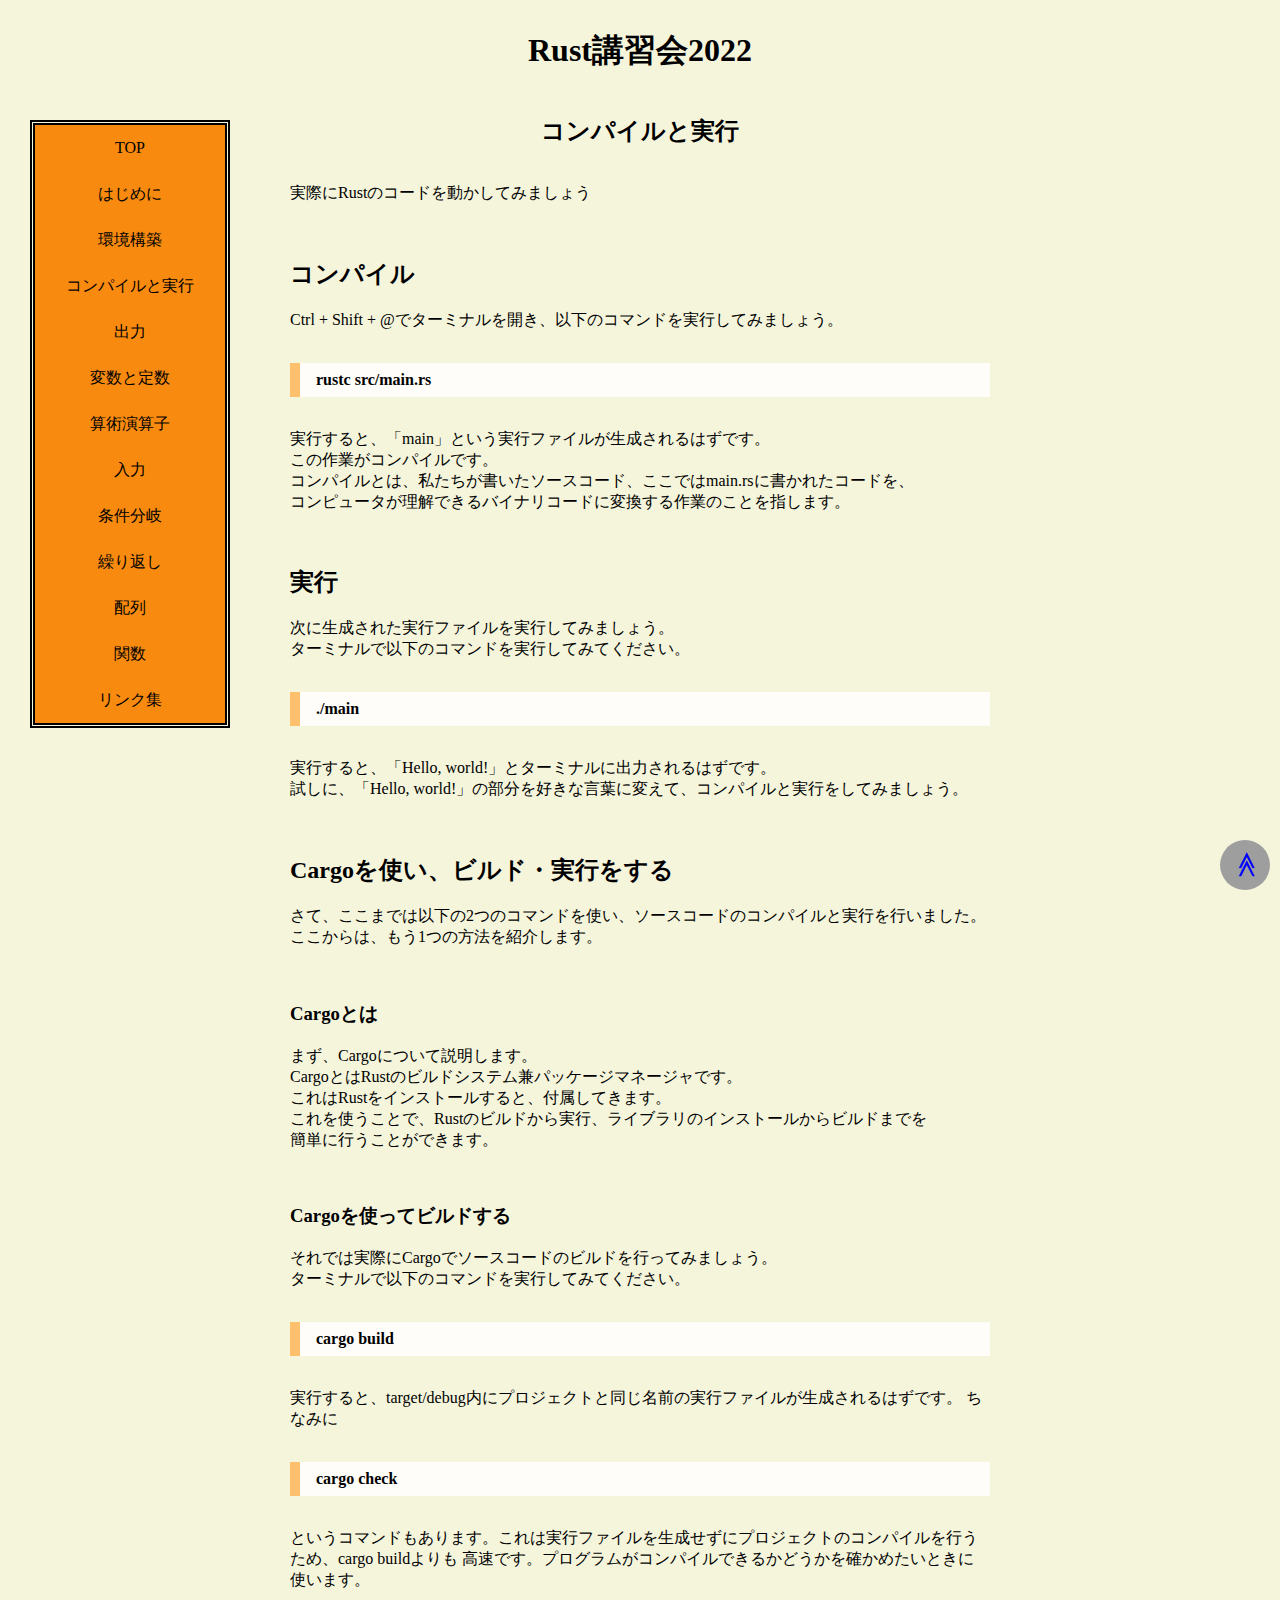
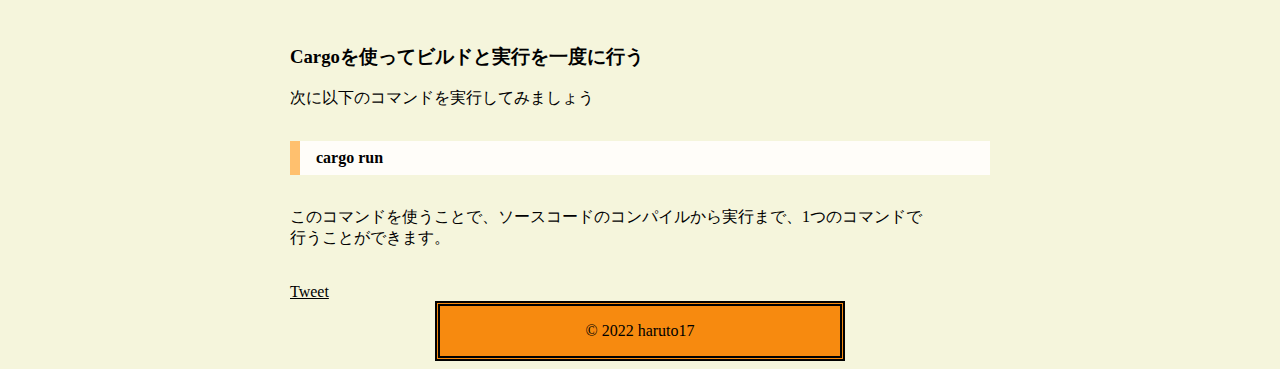
<file: docs/Page_3/page_3.html>
<!-- コンパイルと実行 -->

<html lang="ja">
    <head>
        <meta http-equiv="CONTENT-TYPE" content="text/html"; charset="UTF-8" />
        <link rel="stylesheet" href="../style.css">
        <title>Rust講習会2022 -コンパイルと実行-</title>
        <script>
            const scroll_to_top_btn = document.querySelector("#scroll-to-top-button");

            scroll_to_top_btn?.addEventListener("click", scroll_to_top);

            function scroll_to_top() {
	            window.scroll({ top: 0, behavior: "smooth" });
            }
        </script>
    </head>
    <body>
        <nav>
            <div class="nav-container">
                <div class="nav-button">
                    <div class="nav">
                        <ol start="0" class="nav-list">
                            <li>
                                <a href="../index.html" style="text-decoration: none;">TOP</a>
                            </li>
                            <li>
                                <a href="../Page_1/page_1.html">はじめに</a>
                            </li>
                            <li>
                                <a href="../Page_2/page_2.html">環境構築</a>
                            </li>
                            <li>
                                <a href="../Page_3/page_3.html">コンパイルと実行</a>
                            </li>
                            <li>
                                <a href="../Page_4/page_4.html">出力</a>
                            </li>
                            <li>
                                <a href="../Page_5/page_5.html">変数と定数</a>
                            </li>
                            <li>
                                <a href="../Page_6/page_6.html">算術演算子</a>
                            </li>
                            <li>
                                <a href="../Page_7/page_7.html">入力</a>
                            </li>
                            <li>
                                <a href="../Page_8/page_8.html">条件分岐</a>
                            </li>
                            <li>
                                <a href="../Page_9/page_9.html">繰り返し</a>
                            </li>
                            <li>
                                <a href="../Page_10/page_10.html">配列</a>
                            </li>
                            <li>
                                <a href="../Page_11/page_11.html">関数</a>
                            </li>
                            <li>
                                <a href="../Page_12/page_12.html">リンク集</a>
                            </li>
                        </ol>
                    </div>
                </div>
            </div>
        </nav>
        <div class="container">
            <h1 align="center">Rust講習会2022</h1>
            <h2 align="center">コンパイルと実行</h2>
            <main>
                <button id="scroll-to-top-button" onclick="scroll_to_top()">≫</button>
                <p>実際にRustのコードを動かしてみましょう</p><br>
                <h2>コンパイル</h2>
                <p>Ctrl + Shift + @でターミナルを開き、以下のコマンドを実行してみましょう。</p>
                <h4 class="box">rustc src/main.rs</h4>
                <p>
                    実行すると、「main」という実行ファイルが生成されるはずです。
                    <br>この作業がコンパイルです。
                    <br>コンパイルとは、私たちが書いたソースコード、ここではmain.rsに書かれたコードを、
                    <br>コンピュータが理解できるバイナリコードに変換する作業のことを指します。
                </p><br>
                <h2>実行</h2>
                <p>次に生成された実行ファイルを実行してみましょう。
                    <br>ターミナルで以下のコマンドを実行してみてください。
                </p>
                <h4 class="box">./main</h4>
                <p>
                    実行すると、「Hello, world!」とターミナルに出力されるはずです。
                    <br>試しに、「Hello, world!」の部分を好きな言葉に変えて、コンパイルと実行をしてみましょう。
                </p><br>
                <h2>Cargoを使い、ビルド・実行をする</h2>
                <p>
                    さて、ここまでは以下の2つのコマンドを使い、ソースコードのコンパイルと実行を行いました。
                    <br>ここからは、もう1つの方法を紹介します。
                </p><br>
                <h3>Cargoとは</h3>
                <p>
                    まず、Cargoについて説明します。
                    <br>CargoとはRustのビルドシステム兼パッケージマネージャです。
                    <br>これはRustをインストールすると、付属してきます。
                    <br>これを使うことで、Rustのビルドから実行、ライブラリのインストールからビルドまでを
                    <br>簡単に行うことができます。
                </p><br>
                <h3>Cargoを使ってビルドする</h3>
                <p>
                    それでは実際にCargoでソースコードのビルドを行ってみましょう。
                    <br>ターミナルで以下のコマンドを実行してみてください。
                </p>
                <h4 class="box">cargo build</h4>
                <p>実行すると、target/debug内にプロジェクトと同じ名前の実行ファイルが生成されるはずです。
                    ちなみに
                </p>
                <h4 class="box">cargo check</h4>
                <p>
                    というコマンドもあります。これは実行ファイルを生成せずにプロジェクトのコンパイルを行うため、cargo buildよりも
                    高速です。プログラムがコンパイルできるかどうかを確かめたいときに使います。
                </p><br>
                <h3>Cargoを使ってビルドと実行を一度に行う</h3>
                <p>次に以下のコマンドを実行してみましょう</p>
                <h4 class="box">cargo run</h4>
                <p>
                    このコマンドを使うことで、ソースコードのコンパイルから実行まで、1つのコマンドで
                    <br>行うことができます。
                </p><br>
                <a href="https://twitter.com/share?ref_src=twsrc%5Etfw" class="twitter-share-button" data-show-count="false">Tweet</a>
                <script async src="https://platform.twitter.com/widgets.js" charset="utf-8"></script>
            </main>
        </div>
        <footer>
            <div class="footer">
                <p>© 2022 haruto17</p>
            </div>
        </footer>
    </body>
</html>
</file>
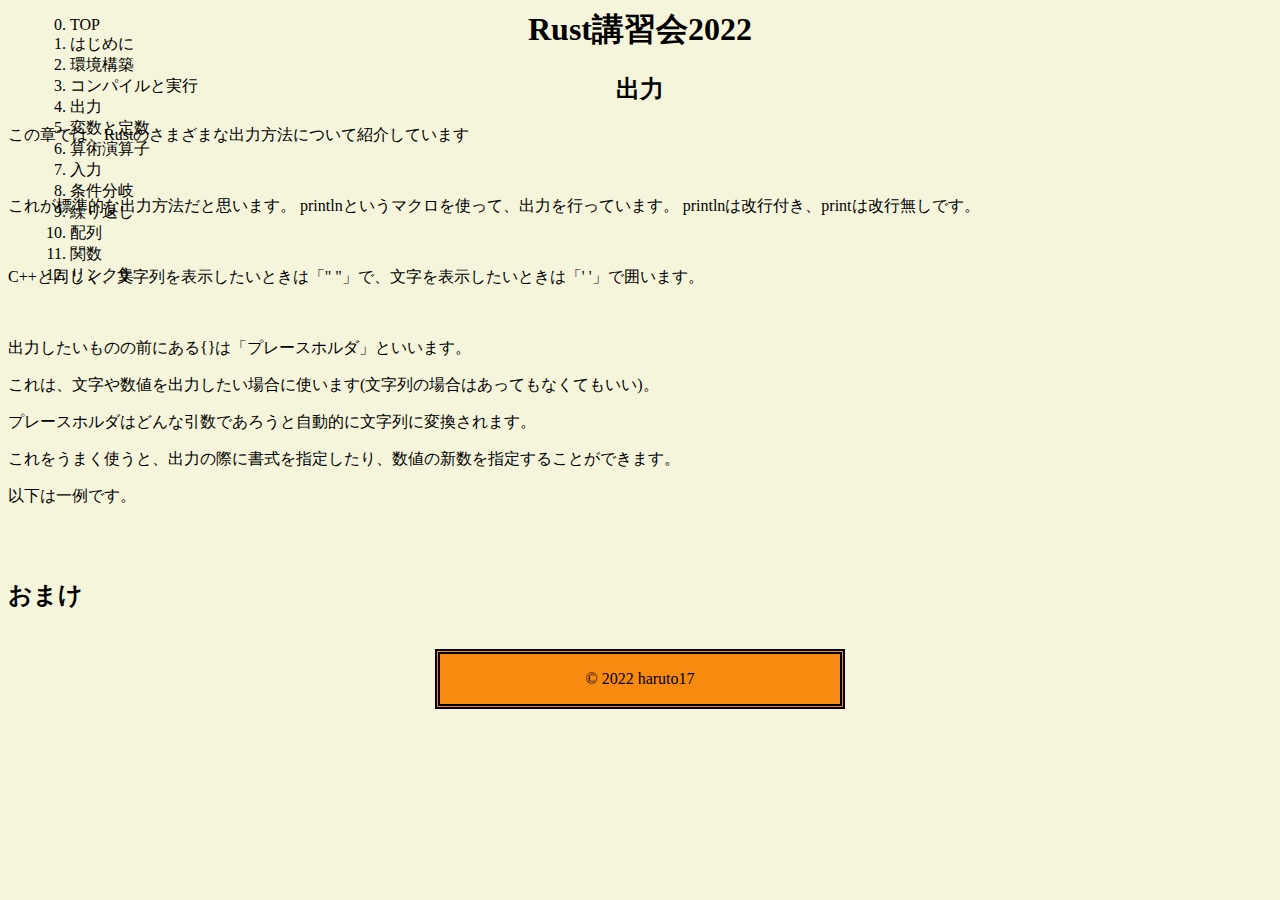
<file: docs/Page_4/page_4.html>
<!-- 出力 -->

<html lang="ja">
    <head>
        <meta http-equiv="CONTENT-TYPE" content="text/html"; charset="UTF-8" />
        <link rel="stylesheet" href="../style.css">
        <title>Rust講習会2022 -出力-</title>
    </head>

    <body>

        <nav>
            <div class="nav-container">
                <ol start="0">
                    <li>
                        <a href="../index.html" style="text-decoration: none;">TOP</a>
                    </li>
                    <li>
                        <a href="../Page_1/page_1.html" style="text-decoration: none;" >はじめに</a>
                    </li>
                    <li>
                        <a href="../Page_2/page_2.html" style="text-decoration: none;">環境構築</a>
                    </li>
                    <li>
                        <a href="../Page_3/page_3.html" style="text-decoration: none;" >コンパイルと実行</a>
                    </li>
                    <li>
                        <a href="../Page_4/page_4.html" style="text-decoration: none;" >出力</a>
                    </li>
                    <li>
                        <a href="../Page_5/page_5.html" style="text-decoration: none;" >変数と定数</a>
                    </li>
                    <li>
                        <a href="../Page_6/page_6.html" style="text-decoration: none;" >算術演算子</a>
                    </li>
                    <li>
                        <a href="../Page_7/page_7.html" style="text-decoration: none;" >入力</a>
                    </li>
                    <li>
                        <a href="../Page_8/page_8.html" style="text-decoration: none;" >条件分岐</a>
                    </li>
                    <li>
                        <a href="../Page_9/page_9.html" style="text-decoration: none;" >繰り返し</a>
                    </li>
                    <li>
                        <a href="../Page_10/page_10.html" style="text-decoration: none;" >配列</a>
                    </li>
                    <li>
                        <a href="../Page_11/page_11.html" style="text-decoration: none;" >関数</a>
                    </li>
                    <li>
                        <a href="../Page_12/page_12.html" style="text-decoration: none;" >リンク集</a>
                    </li>
                </ol>
            </div>
        </nav>

        <h1 align="center">Rust講習会2022</h1>
        <h2 align="center">出力</h2>
        <p>この章では、Rustのさまざまな出力方法について紹介しています</p><br>

        <script src="https://gist.github.com/haruto17/505758aae5f561e9cc0a2b199084eb96.js"></script>
        <p>これが標準的な出力方法だと思います。
            printlnというマクロを使って、出力を行っています。
            printlnは改行付き、printは改行無しです。
        </p><br>

        <p>C++と同じく、文字列を表示したいときは「" "」で、文字を表示したいときは「' '」で囲います。</p><br>

        <p>出力したいものの前にある{}は「プレースホルダ」といいます。</p>
        <p>これは、文字や数値を出力したい場合に使います(文字列の場合はあってもなくてもいい)。</p>
        <p>プレースホルダはどんな引数であろうと自動的に文字列に変換されます。</p>
        <p>これをうまく使うと、出力の際に書式を指定したり、数値の新数を指定することができます。</p>
        <p>以下は一例です。</p><br>

        <script src="https://gist.github.com/haruto17/e978fdd230a939e251828d62cafc02d5.js"></script><br>

        <h2>おまけ</h2>
        <script src="https://gist.github.com/haruto17/a2dfb767067b4afb1116a43712034c42.js"></script><br>

        <footer>
            <div class="footer">
                <p>© 2022 haruto17</p>
            </div>
        </footer>
    </body>
</html>
</file>
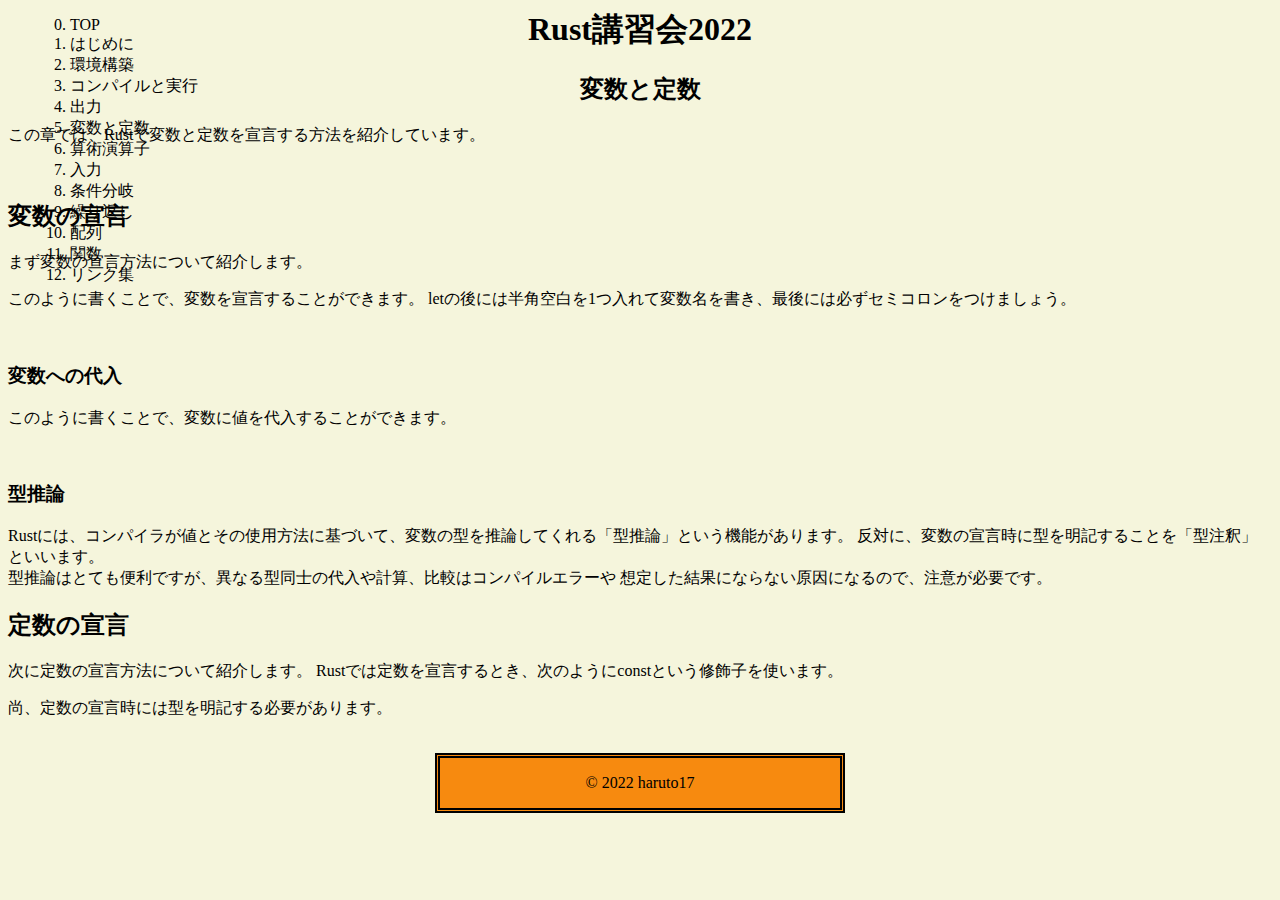
<file: docs/Page_5/page_5.html>
<!-- 変数と定数 -->

<html lang="ja"> 
    <head>
        <meta http-equiv="CONTENT-TYPE" content="text/html"; charset="UTF-8" />
        <link rel="stylesheet" href="../style.css">
        <title>Rust講習会2022 -変数と定数-</title>
    </head>

    <body>

        <nav>
            <div class="nav-container">
                <ol start="0">
                    <li>
                        <a href="../index.html" style="text-decoration: none;">TOP</a>
                    </li>
                    <li>
                        <a href="../Page_1/page_1.html" style="text-decoration: none;" >はじめに</a>
                    </li>
                    <li>
                        <a href="../Page_2/page_2.html" style="text-decoration: none;">環境構築</a>
                    </li>
                    <li>
                        <a href="../Page_3/page_3.html" style="text-decoration: none;" >コンパイルと実行</a>
                    </li>
                    <li>
                        <a href="../Page_4/page_4.html" style="text-decoration: none;" >出力</a>
                    </li>
                    <li>
                        <a href="../Page_5/page_5.html" style="text-decoration: none;" >変数と定数</a>
                    </li>
                    <li>
                        <a href="../Page_6/page_6.html" style="text-decoration: none;" >算術演算子</a>
                    </li>
                    <li>
                        <a href="../Page_7/page_7.html" style="text-decoration: none;" >入力</a>
                    </li>
                    <li>
                        <a href="../Page_8/page_8.html" style="text-decoration: none;" >条件分岐</a>
                    </li>
                    <li>
                        <a href="../Page_9/page_9.html" style="text-decoration: none;" >繰り返し</a>
                    </li>
                    <li>
                        <a href="../Page_10/page_10.html" style="text-decoration: none;" >配列</a>
                    </li>
                    <li>
                        <a href="../Page_11/page_11.html" style="text-decoration: none;" >関数</a>
                    </li>
                    <li>
                        <a href="../Page_12/page_12.html" style="text-decoration: none;" >リンク集</a>
                    </li>
                </ol>
            </div>
        </nav>

        <h1 align="center">Rust講習会2022</h1>
        <h2 align="center">変数と定数</h2>
        <p>この章では、Rustで変数と定数を宣言する方法を紹介しています。</p><br>

        <h2>変数の宣言</h2>
        <p>まず変数の宣言方法について紹介します。</p>
        <script src="https://gist.github.com/haruto17/85a5e75df64e7b37ecab7571ed91c8f5.js"></script>
        <p>このように書くことで、変数を宣言することができます。
            letの後には半角空白を1つ入れて変数名を書き、最後には必ずセミコロンをつけましょう。
        </p><br>

        <h3>変数への代入</h3>
        <script src="https://gist.github.com/haruto17/a2941b57fd6b9d0706c8c0d406b122c2.js"></script>
        <p>このように書くことで、変数に値を代入することができます。</p><br>

        <h3>型推論</h3>
        <p>Rustには、コンパイラが値とその使用方法に基づいて、変数の型を推論してくれる「型推論」という機能があります。
            反対に、変数の宣言時に型を明記することを「型注釈」といいます。<br>
            型推論はとても便利ですが、異なる型同士の代入や計算、比較はコンパイルエラーや
            想定した結果にならない原因になるので、注意が必要です。
        </p>
        


        <h2>定数の宣言</h2>
        <p>次に定数の宣言方法について紹介します。
        Rustでは定数を宣言するとき、次のようにconstという修飾子を使います。
        </p>
        <script src="https://gist.github.com/haruto17/13dd3d0bfd3613c60030b6d0778cb4dc.js"></script>
        <p>尚、定数の宣言時には型を明記する必要があります。</p><br>
        
        <footer>
            <div class="footer">
                <p>© 2022 haruto17</p>
            </div>
        </footer>
    </body>
</html>
</file>
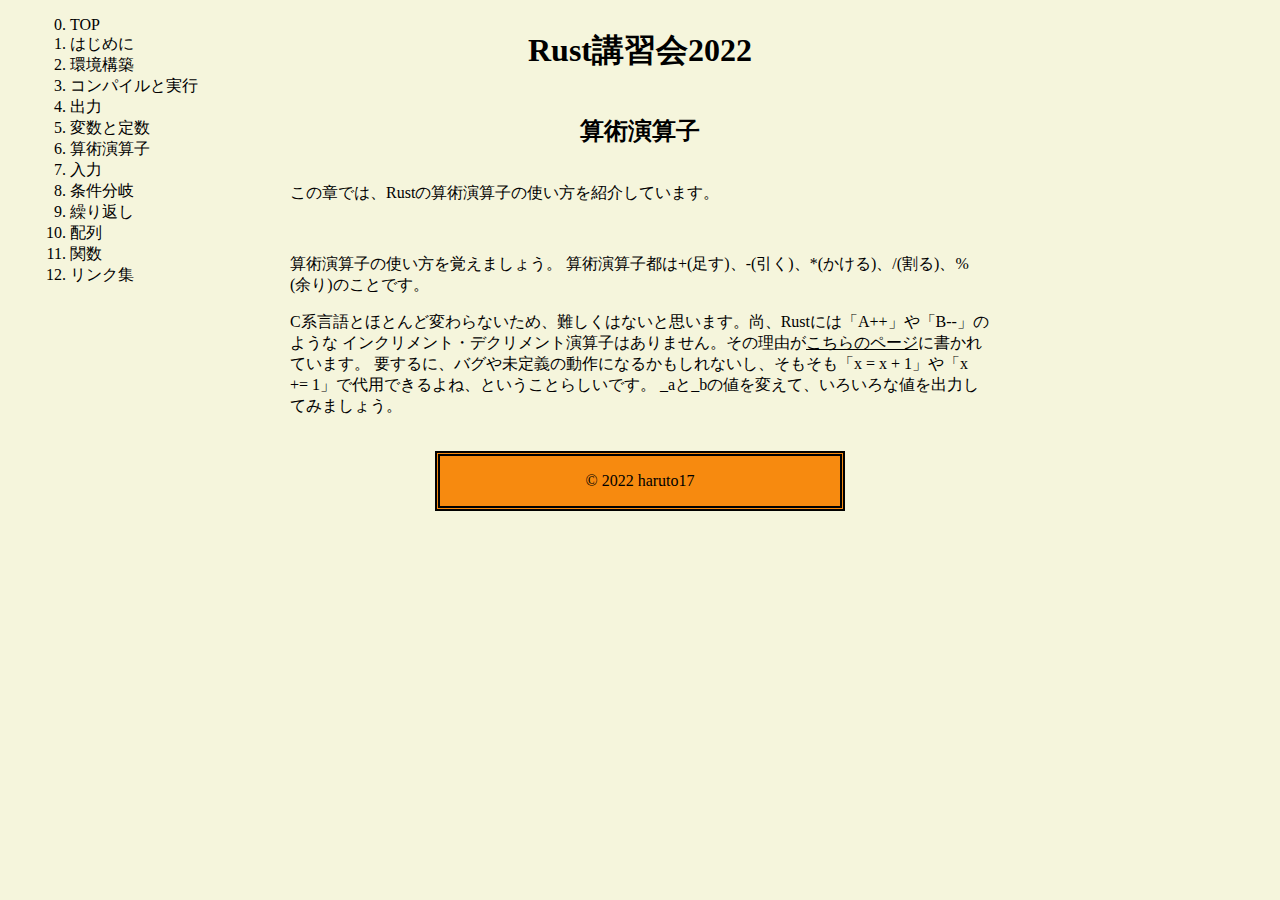
<file: docs/Page_6/page_6.html>
<!-- 算術演算子 -->

<html lang="ja">
    <head>
        <meta http-equiv="CONTENT-TYPE" content="text/html"; charset="UTF-8" />
        <link rel="stylesheet" href="../style.css">
        <title>Rust講習会2022 -算術演算子-</title>
    </head>
    <body>
        <nav>
            <div class="nav-container">
                <ol start="0">
                    <li>
                        <a href="../index.html" style="text-decoration: none;">TOP</a>
                    </li>
                    <li>
                        <a href="../Page_1/page_1.html" style="text-decoration: none;" >はじめに</a>
                    </li>
                    <li>
                        <a href="../Page_2/page_2.html" style="text-decoration: none;">環境構築</a>
                    </li>
                    <li>
                        <a href="../Page_3/page_3.html" style="text-decoration: none;" >コンパイルと実行</a>
                    </li>
                    <li>
                        <a href="../Page_4/page_4.html" style="text-decoration: none;" >出力</a>
                    </li>
                    <li>
                        <a href="../Page_5/page_5.html" style="text-decoration: none;" >変数と定数</a>
                    </li>
                    <li>
                        <a href="../Page_6/page_6.html" style="text-decoration: none;" >算術演算子</a>
                    </li>
                    <li>
                        <a href="../Page_7/page_7.html" style="text-decoration: none;" >入力</a>
                    </li>
                    <li>
                        <a href="../Page_8/page_8.html" style="text-decoration: none;" >条件分岐</a>
                    </li>
                    <li>
                        <a href="../Page_9/page_9.html" style="text-decoration: none;" >繰り返し</a>
                    </li>
                    <li>
                        <a href="../Page_10/page_10.html" style="text-decoration: none;" >配列</a>
                    </li>
                    <li>
                        <a href="../Page_11/page_11.html" style="text-decoration: none;" >関数</a>
                    </li>
                    <li>
                        <a href="../Page_12/page_12.html" style="text-decoration: none;" >リンク集</a>
                    </li>
                </ol>
            </div>
        </nav>
        <div class="container">
            <h1 align="center">Rust講習会2022</h1>
            <h2 align="center">算術演算子</h2>
            <main>
                <p>この章では、Rustの算術演算子の使い方を紹介しています。</p><br>
        
                <p>算術演算子の使い方を覚えましょう。
                算術演算子都は+(足す)、-(引く)、*(かける)、/(割る)、%(余り)のことです。</p>
                <script src="https://gist.github.com/haruto17/a5d81f85682fad32bb9560a77abc390d.js"></script>
                <p>C系言語とほとんど変わらないため、難しくはないと思います。尚、Rustには「A++」や「B--」のような
                    インクリメント・デクリメント演算子はありません。その理由が<a href="https://prev.rust-lang.org/ja-JP/faq.html#why-doesnt-rust-have-increment-and-decrement-operators">こちらのページ</a>に書かれています。
                    要するに、バグや未定義の動作になるかもしれないし、そもそも「x = x + 1」や「x += 1」で代用できるよね、ということらしいです。
                    _aと_bの値を変えて、いろいろな値を出力してみましょう。
                </p><br>        
            </main>
        </div>
        <footer>
            <div class="footer">
                <p>© 2022 haruto17</p>
            </div>
        </footer>
    </body>
</html>
</file>
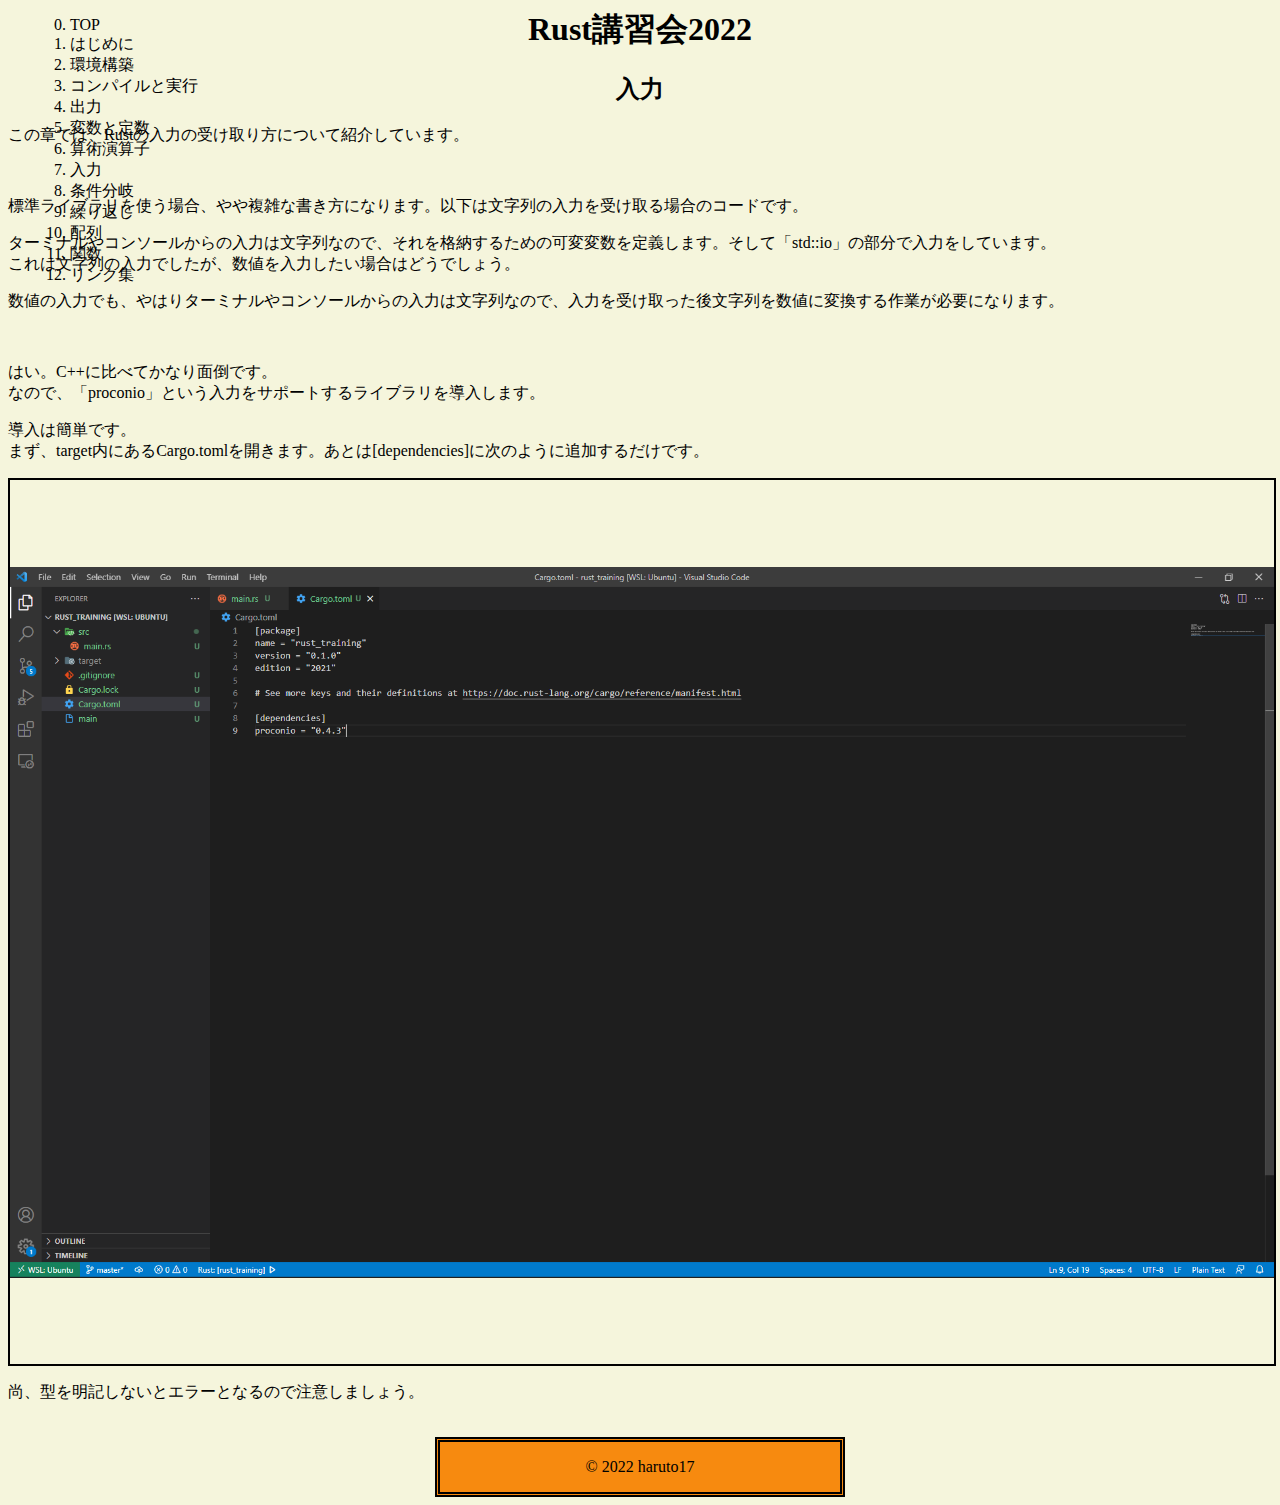
<file: docs/Page_7/page_7.html>
<!-- 入力 -->

<html lang="ja">
    <head>
        <meta http-equiv="CONTENT-TYPE" content="text/html"; charset="UTF-8" />
        <link rel="stylesheet" href="../style.css">
        <title>Rust講習会2022 -入力-</title>
    </head>

    <body>

        <nav>
            <div class="nav-container">
                <ol start="0">
                    <li>
                        <a href="../index.html" style="text-decoration: none;">TOP</a>
                    </li>
                    <li>
                        <a href="../Page_1/page_1.html" style="text-decoration: none;" >はじめに</a>
                    </li>
                    <li>
                        <a href="../Page_2/page_2.html" style="text-decoration: none;">環境構築</a>
                    </li>
                    <li>
                        <a href="../Page_3/page_3.html" style="text-decoration: none;" >コンパイルと実行</a>
                    </li>
                    <li>
                        <a href="../Page_4/page_4.html" style="text-decoration: none;" >出力</a>
                    </li>
                    <li>
                        <a href="../Page_5/page_5.html" style="text-decoration: none;" >変数と定数</a>
                    </li>
                    <li>
                        <a href="../Page_6/page_6.html" style="text-decoration: none;" >算術演算子</a>
                    </li>
                    <li>
                        <a href="../Page_7/page_7.html" style="text-decoration: none;" >入力</a>
                    </li>
                    <li>
                        <a href="../Page_8/page_8.html" style="text-decoration: none;" >条件分岐</a>
                    </li>
                    <li>
                        <a href="../Page_9/page_9.html" style="text-decoration: none;" >繰り返し</a>
                    </li>
                    <li>
                        <a href="../Page_10/page_10.html" style="text-decoration: none;" >配列</a>
                    </li>
                    <li>
                        <a href="../Page_11/page_11.html" style="text-decoration: none;" >関数</a>
                    </li>
                    <li>
                        <a href="../Page_12/page_12.html" style="text-decoration: none;" >リンク集</a>
                    </li>
                </ol>
            </div>
        </nav>

        <h1 align="center">Rust講習会2022</h1>
        <h2 align="center">入力</h2>
        <p>この章では、Rustの入力の受け取り方について紹介しています。</p><br>

        <p>標準ライブラリを使う場合、やや複雑な書き方になります。以下は文字列の入力を受け取る場合のコードです。</p>
        <script src="https://gist.github.com/haruto17/3a80a5665d0c9e07b168175199e03b18.js"></script>
        <p>ターミナルやコンソールからの入力は文字列なので、それを格納するための可変変数を定義します。そして「std::io」の部分で入力をしています。
            <br>これは文字列の入力でしたが、数値を入力したい場合はどうでしょう。
        </p>
        <script src="https://gist.github.com/haruto17/ada4eb3da49f9c57a90d26baf7649d52.js"></script>
        <p>数値の入力でも、やはりターミナルやコンソールからの入力は文字列なので、入力を受け取った後文字列を数値に変換する作業が必要になります。</p><br>

        <p>はい。C++に比べてかなり面倒です。
            <br>なので、「proconio」という入力をサポートするライブラリを導入します。
        </p>
        <p>導入は簡単です。
            <br>まず、target内にあるCargo.tomlを開きます。あとは[dependencies]に次のように追加するだけです。
        </p>
        <p><img src="page_7_0.png" alt="Ubuntu home"></p>
        <script src="https://gist.github.com/haruto17/3982fe727c5f6cb2eae56f4a6806c595.js"></script>
        <p>尚、型を明記しないとエラーとなるので注意しましょう。</p>
        <script src="https://gist.github.com/haruto17/1de260f382e8554bc74543fbb4613af7.js"></script><br>
        
        <footer>
            <div class="footer">
                <p>© 2022 haruto17</p>
            </div>
        </footer>
    </body>
</html>
</file>
<file: docs/style.css>
@charset "UTF-8";

body {
    color: black;
    background-color: beige;
}

img {
    width: 100%;
    height: 100%;
    border-width: 2px;
    border-style: solid;
    border-color: black;
    object-fit: contain;
}

a {
    color: black;
}

.container{
    display: flex;
    flex-direction: column;
    width: auto;
    max-width: 700px;
    margin-right: auto;
    margin-left: auto;
}

.nav {
    position: absolute;
    top: 60px;
    right: 0;
    z-index: 20;
    margin: 0;
    padding: 0;
    width: 200px;
}

.nav-container{
    display: block;
    position: absolute;
    top: 0;
    left: 30;
    z-index: 30;
    margin: 0;
    padding: 0;
    width: 200px;
}

.nav-list {
    position: relative;
    top: 60px;
    margin: 0;
    padding: 0;
    list-style: none;
    border-style: double;
    border-width: 5px;
    border-color: black;
}

.nav-list li{
    display: block;
    background-color: rgb(247, 138, 15);
    padding: 15px 20px;
    border-bottom: 1px;
    text-align: center;
}

.nav-list a{
    display: block;
    line-height: 100%;
    text-decoration: none;
}

.nav-button {
    display: block;
    position: absolute;
    top: 0;
    right: 0;
    z-index: 30;
    width: 60px;
    height: 60px;
}

.box{
    padding: 0.5em 1em;
    margin: 2em 0;
    background: #fffdf9;
    border-left: solid 10px #ffc06e;
}

.footer{
    margin-top: auto;
    margin-right: auto;
    margin-left: auto;
    border-width: 5px;
    border-style: double;
    border-color: black;
    max-width: 400px;
    text-align: center;
    color: black;
    background-color: rgb(247, 138, 15);
}

#scroll-to-top-button{
    position: fixed;
    bottom: 10px;
    right: 10px;
    height: 50px;
    width: 50px;
    color: blue;
	font-size:25px;
	font-weight: bold;
	background-color:#9E9E9E;
	border: none;
	border-radius: 50%;
	transform: rotate(-90deg);
}
</file>
